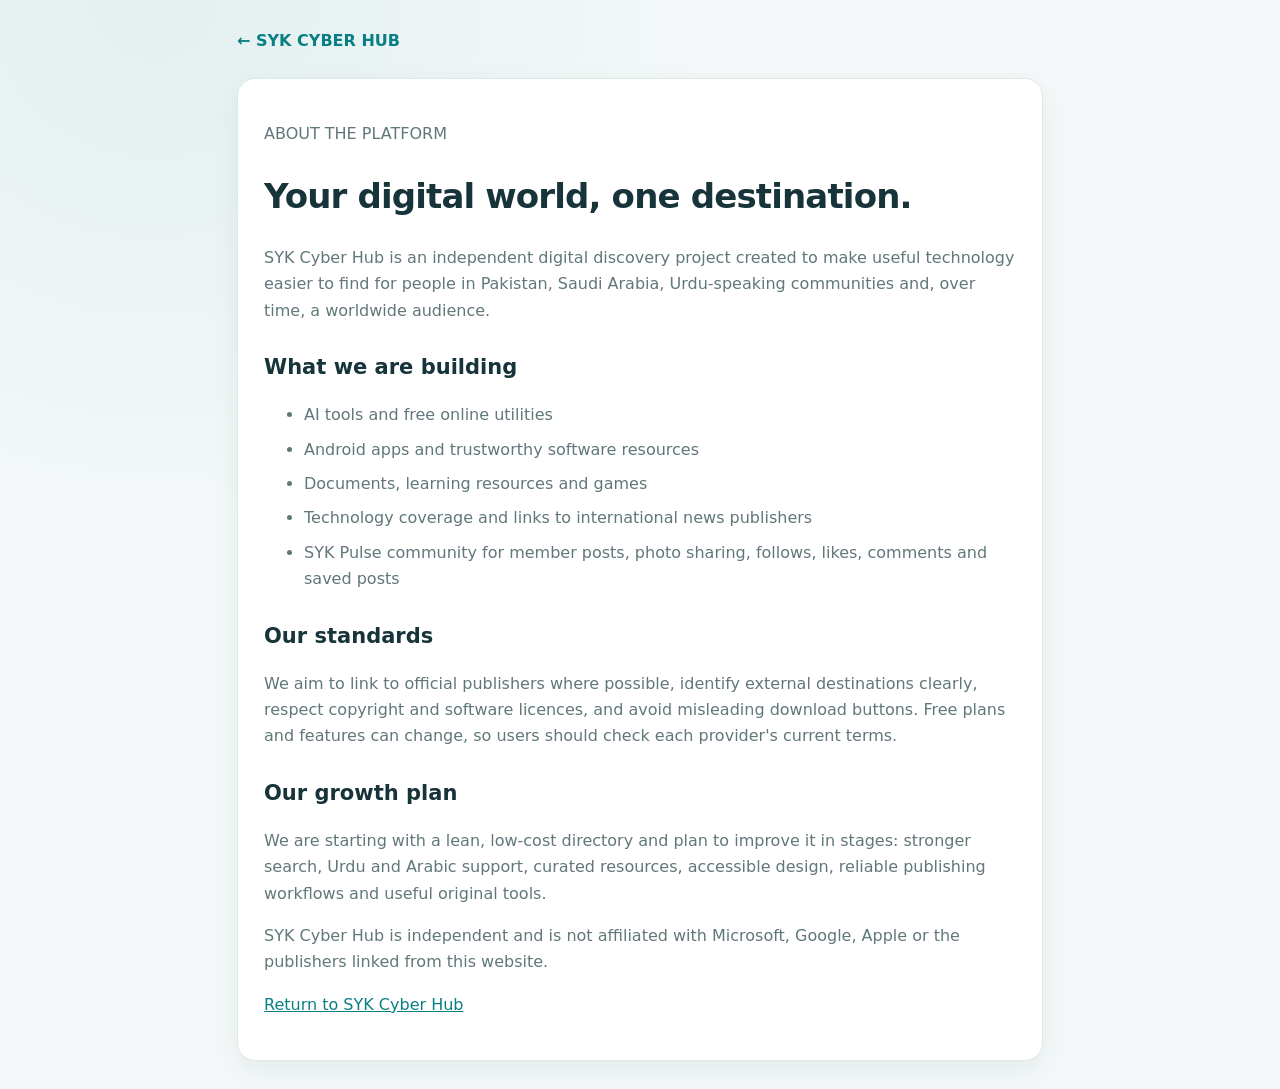
<file: about.html>
<!doctype html>
<html lang="en"><head><meta charset="utf-8"><meta name="viewport" content="width=device-width,initial-scale=1"><meta name="theme-color" content="#070d17"><meta name="description" content="Learn about SYK Cyber Hub, a growing digital discovery platform for useful apps, AI tools, online resources and world news."><meta name="robots" content="index,follow"><link rel="canonical" href="https://habibullah-hub.github.io/SAAD-YOUSUF-KAKAR-Ultimate-/about.html"><meta property="og:type" content="website"><meta property="og:site_name" content="SYK Cyber Hub"><meta property="og:title" content="About SYK Cyber Hub"><meta property="og:description" content="Learn about SYK Cyber Hub, a growing digital discovery platform for useful apps, AI tools, online resources and world news."><meta property="og:url" content="https://habibullah-hub.github.io/SAAD-YOUSUF-KAKAR-Ultimate-/about.html"><title>About SYK Cyber Hub</title><style>*{box-sizing:border-box}body{margin:0;background:#f7f7f7;color:#242424;font:16px/1.7 "Segoe UI",Arial,sans-serif}.wrap{max-width:850px;margin:0 auto;padding:28px 22px}a{color:#0067b8}.brand{font-weight:800;text-decoration:none}.panel{margin-top:24px;padding:26px;background:#fff;border:1px solid #e1e1e1;border-radius:8px}h1{font-size:34px;line-height:1.2}h2{font-size:21px;margin-top:26px}.muted{color:#616161}li{margin:8px 0}</style><link rel="stylesheet" href="./assets/syk-subpage-design-v1.css?v=20261119-2">
</head><body class="syk-subpage"><main class="wrap"><a class="brand" href="index.html">← SYK CYBER HUB</a><article class="panel"><p class="muted">ABOUT THE PLATFORM</p><h1>Your digital world, one destination.</h1><p>SYK Cyber Hub is an independent digital discovery project created to make useful technology easier to find for people in Pakistan, Saudi Arabia, Urdu-speaking communities and, over time, a worldwide audience.</p><h2>What we are building</h2><ul><li>AI tools and free online utilities</li><li>Android apps and trustworthy software resources</li><li>Documents, learning resources and games</li><li>Technology coverage and links to international news publishers</li><li>SYK Pulse community for member posts, photo sharing, follows, likes, comments and saved posts</li></ul><h2>Our standards</h2><p>We aim to link to official publishers where possible, identify external destinations clearly, respect copyright and software licences, and avoid misleading download buttons. Free plans and features can change, so users should check each provider's current terms.</p><h2>Our growth plan</h2><p>We are starting with a lean, low-cost directory and plan to improve it in stages: stronger search, Urdu and Arabic support, curated resources, accessible design, reliable publishing workflows and useful original tools.</p><p class="muted">SYK Cyber Hub is independent and is not affiliated with Microsoft, Google, Apple or the publishers linked from this website.</p><p><a href="index.html">Return to SYK Cyber Hub</a></p></article></main></body></html>
</file>
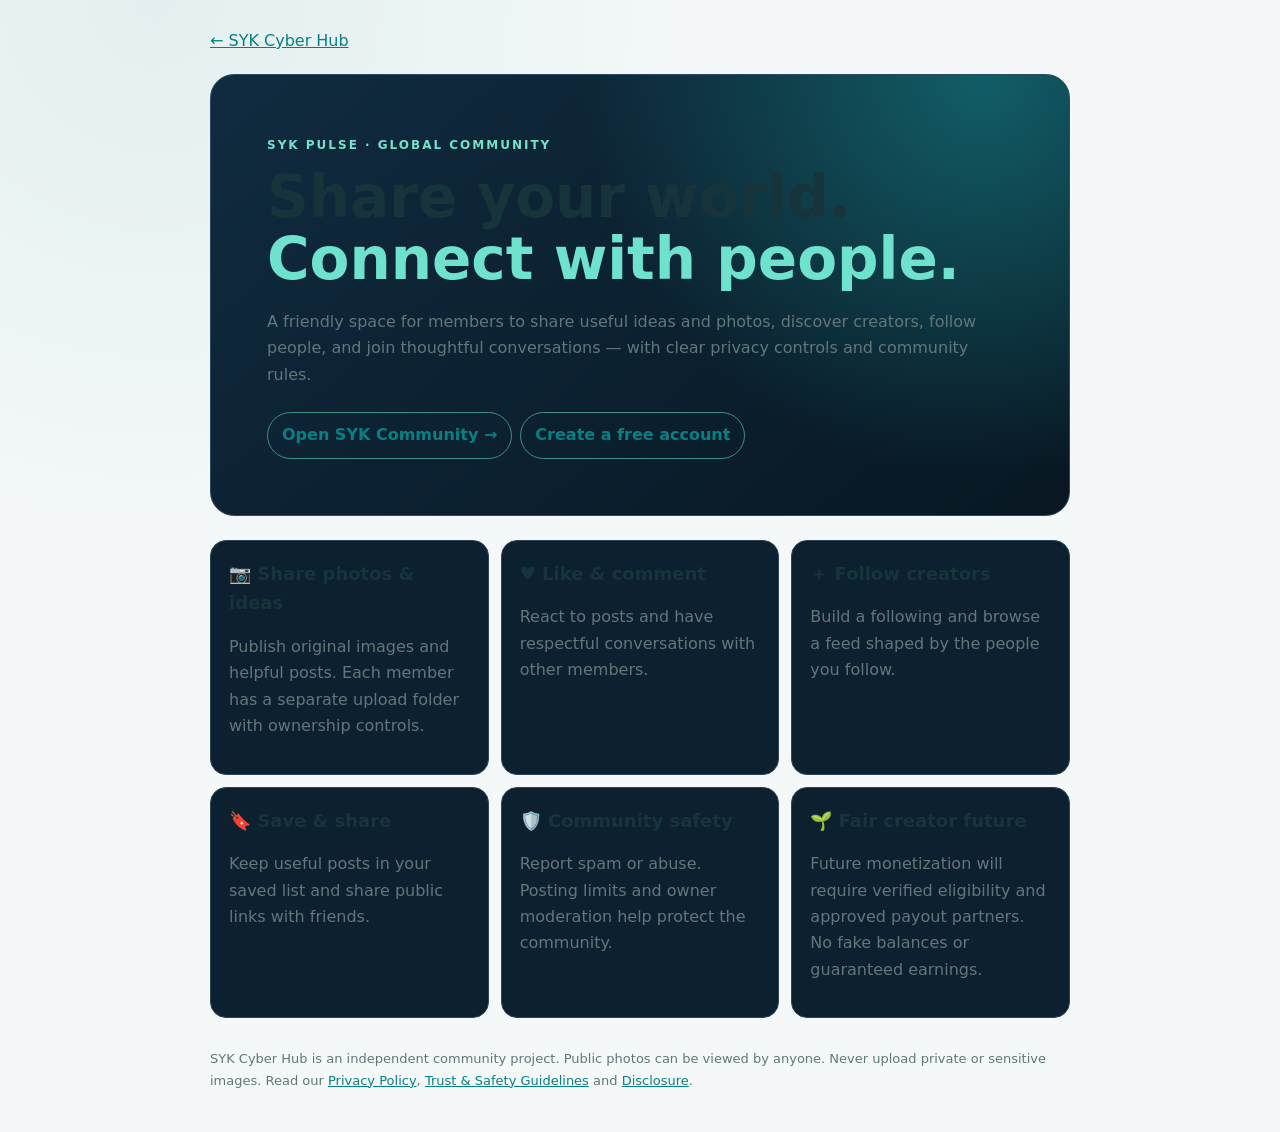
<file: community.html>
<!doctype html>
<html lang="en"><head><meta charset="utf-8"><meta name="viewport" content="width=device-width,initial-scale=1"><meta name="robots" content="index,follow"><meta name="description" content="Join SYK Cyber Hub Community to share photos, ideas and creator tips, follow members, like and comment on posts in a friendly global community."><link rel="canonical" href="https://habibullah-hub.github.io/SAAD-YOUSUF-KAKAR-Ultimate-/community.html"><meta property="og:type" content="website"><meta property="og:site_name" content="SYK Cyber Hub"><meta property="og:title" content="SYK Community | Share, Connect & Create"><meta property="og:description" content="A friendly global community for sharing useful ideas, photos and creator tips."><meta property="og:url" content="https://habibullah-hub.github.io/SAAD-YOUSUF-KAKAR-Ultimate-/community.html"><meta name="twitter:card" content="summary"><meta name="twitter:title" content="SYK Community | Share, Connect & Create"><meta name="twitter:description" content="A friendly global community for sharing useful ideas, photos and creator tips."><script type="application/ld+json">{"@context":"https://schema.org","@graph":[{"@type":"Organization","@id":"https://habibullah-hub.github.io/SAAD-YOUSUF-KAKAR-Ultimate-/#organization","name":"SYK Cyber Hub","url":"https://habibullah-hub.github.io/SAAD-YOUSUF-KAKAR-Ultimate-/"},{"@type":"WebPage","@id":"https://habibullah-hub.github.io/SAAD-YOUSUF-KAKAR-Ultimate-/community.html#webpage","url":"https://habibullah-hub.github.io/SAAD-YOUSUF-KAKAR-Ultimate-/community.html","name":"SYK Community | Share, Connect & Create","description":"A friendly global community for sharing useful ideas, photos and creator tips.","isPartOf":{"@id":"https://habibullah-hub.github.io/SAAD-YOUSUF-KAKAR-Ultimate-/#website"},"about":{"@id":"https://habibullah-hub.github.io/SAAD-YOUSUF-KAKAR-Ultimate-/#organization"}},{"@type":"BreadcrumbList","itemListElement":[{"@type":"ListItem","position":1,"name":"SYK Cyber Hub","item":"https://habibullah-hub.github.io/SAAD-YOUSUF-KAKAR-Ultimate-/"},{"@type":"ListItem","position":2,"name":"Community","item":"https://habibullah-hub.github.io/SAAD-YOUSUF-KAKAR-Ultimate-/community.html"}]}]}</script><title>SYK Community | Share, Connect & Create</title><style>*{box-sizing:border-box}body{margin:0;background:#08121c;color:#eaf4fb;font:16px/1.7 system-ui,Arial,sans-serif}.wrap{max-width:900px;margin:auto;padding:28px 20px}a{color:#6fe2ce}.hero{margin-top:20px;padding:clamp(24px,6vw,56px);border:1px solid #284c63;border-radius:24px;background:radial-gradient(circle at 90% 0,#125e66 0,transparent 45%),linear-gradient(140deg,#102b40,#081722)}h1{font-size:clamp(32px,7vw,58px);line-height:1.08;margin:8px 0 18px}.eyebrow{font-size:12px;letter-spacing:2px;color:#72e2ca;font-weight:800}.muted{color:#afc3d1}.pill{display:inline-block;padding:9px 14px;border:1px solid #3e8f84;border-radius:999px;text-decoration:none;margin:8px 8px 0 0;font-weight:800}.features{display:grid;grid-template-columns:repeat(auto-fit,minmax(210px,1fr));gap:12px;margin:24px 0}.features article{padding:18px;border:1px solid #29475c;border-radius:16px;background:#0d2030}.features h2{font-size:18px;margin:0 0 7px}.foot{color:#8fa8b9;font-size:13px;margin-top:30px}</style><link rel="stylesheet" href="./assets/syk-subpage-design-v1.css?v=20261119-2">
</head><body class="syk-subpage"><main class="wrap"><a href="./">← SYK Cyber Hub</a><section class="hero"><span class="eyebrow">SYK PULSE · GLOBAL COMMUNITY</span><h1>Share your world.<br><span style="color:#6fe2ce">Connect with people.</span></h1><p class="muted">A friendly space for members to share useful ideas and photos, discover creators, follow people, and join thoughtful conversations — with clear privacy controls and community rules.</p><a class="pill" href="./#community">Open SYK Community →</a><a class="pill" href="./#community">Create a free account</a></section><section class="features"><article><h2>📷 Share photos & ideas</h2><p class="muted">Publish original images and helpful posts. Each member has a separate upload folder with ownership controls.</p></article><article><h2>♥ Like & comment</h2><p class="muted">React to posts and have respectful conversations with other members.</p></article><article><h2>＋ Follow creators</h2><p class="muted">Build a following and browse a feed shaped by the people you follow.</p></article><article><h2>🔖 Save & share</h2><p class="muted">Keep useful posts in your saved list and share public links with friends.</p></article><article><h2>🛡️ Community safety</h2><p class="muted">Report spam or abuse. Posting limits and owner moderation help protect the community.</p></article><article><h2>🌱 Fair creator future</h2><p class="muted">Future monetization will require verified eligibility and approved payout partners. No fake balances or guaranteed earnings.</p></article></section><p class="foot">SYK Cyber Hub is an independent community project. Public photos can be viewed by anyone. Never upload private or sensitive images. Read our <a href="./privacy.html">Privacy Policy</a>, <a href="./trust-safety.html">Trust & Safety Guidelines</a> and <a href="./disclosure.html">Disclosure</a>.</p></main></body></html>
</file>
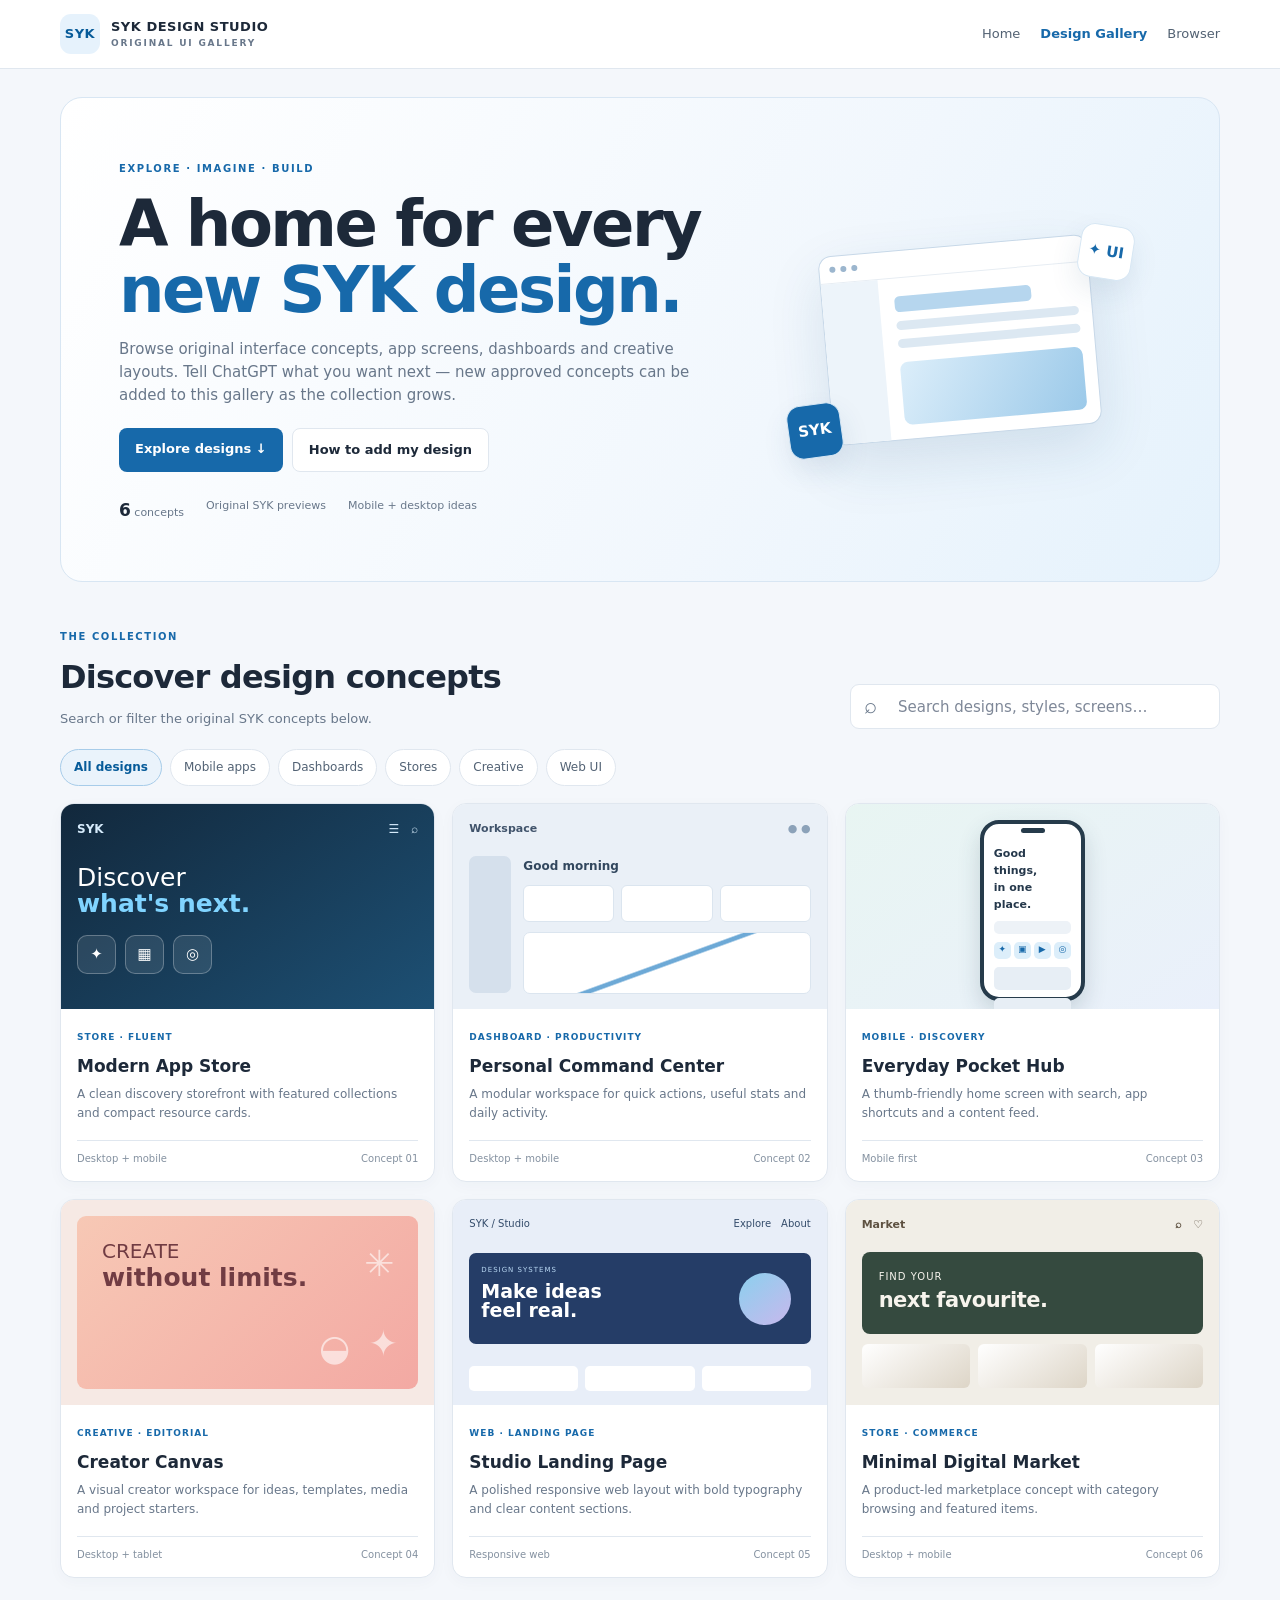
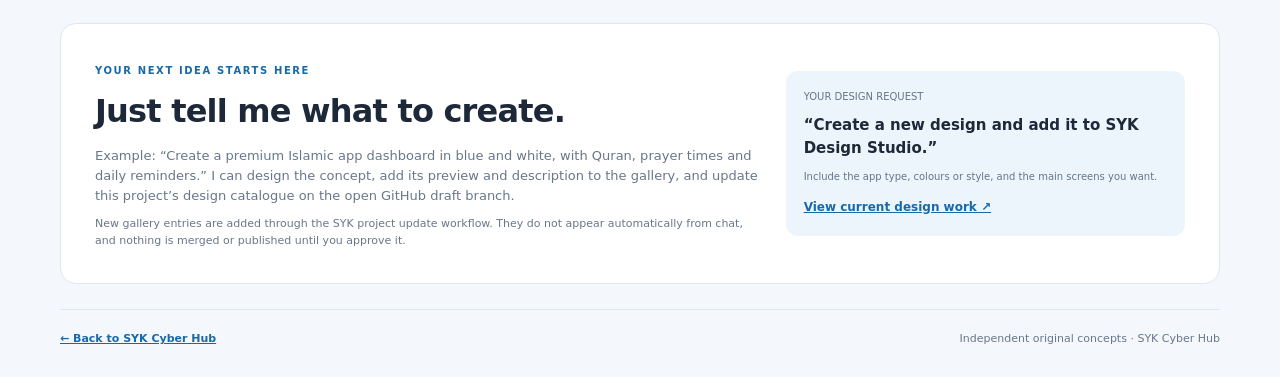
<file: design-studio.html>
<!doctype html>
<html lang="en">
<head>
<meta charset="utf-8"><meta name="viewport" content="width=device-width,initial-scale=1,viewport-fit=cover">
<meta name="theme-color" content="#f5f7fa">
<meta name="description" content="Explore original SYK interface concepts, app screens, dashboards, mobile layouts and creative design systems.">
<link rel="canonical" href="https://habibullah-hub.github.io/SAAD-YOUSUF-KAKAR-Ultimate-/design-studio.html">
<link rel="icon" type="image/svg+xml" href="./assets/syk-cyber-hub-logo.svg">
<link rel="stylesheet" href="./assets/syk-app-ui-system.css?v=20261118-1">
<link rel="stylesheet" href="./assets/syk-design-studio.css?v=20261118-1">
<title>SYK Design Studio — Original UI Gallery</title>
</head>
<body>
<header class="ds-top"><div class="ds-wrap ds-top-inner"><a class="ds-brand" href="./"><span class="ds-logo">SYK</span><span>SYK DESIGN STUDIO<small>ORIGINAL UI GALLERY</small></span></a><nav><a href="./">Home</a><a class="active" href="./design-studio.html">Design Gallery</a><a href="./browser.html">Browser</a></nav></div></header>
<main class="ds-wrap">
<section class="ds-hero"><div><span class="ds-kicker">EXPLORE · IMAGINE · BUILD</span><h1>A home for every<br><em>new SYK design.</em></h1><p>Browse original interface concepts, app screens, dashboards and creative layouts. Tell ChatGPT what you want next — new approved concepts can be added to this gallery as the collection grows.</p><div class="ds-actions"><a class="ds-primary" href="#gallery">Explore designs ↓</a><a class="ds-secondary" href="#how-to-add">How to add my design</a></div><div class="ds-stats"><span><b id="designCount">6</b> concepts</span><span>Original SYK previews</span><span>Mobile + desktop ideas</span></div></div><div class="ds-hero-art" aria-hidden="true"><div class="ds-art-window"><div class="ds-art-bar"><i></i><i></i><i></i></div><div class="ds-art-side"></div><div class="ds-art-main"><b></b><b></b><b></b><div></div></div></div><span class="ds-float ds-float-a">✦ UI</span><span class="ds-float ds-float-b">SYK</span></div></section>
<section class="ds-toolbar" id="gallery"><div><span class="ds-kicker">THE COLLECTION</span><h2>Discover design concepts</h2><p>Search or filter the original SYK concepts below.</p></div><label class="ds-search"><span>⌕</span><input id="designSearch" type="search" placeholder="Search designs, styles, screens…" aria-label="Search design gallery"></label></section>
<div class="ds-filters" id="designFilters" aria-label="Filter designs"><button class="selected" data-filter="All" type="button">All designs</button><button data-filter="Mobile" type="button">Mobile apps</button><button data-filter="Dashboard" type="button">Dashboards</button><button data-filter="Store" type="button">Stores</button><button data-filter="Creative" type="button">Creative</button><button data-filter="Web" type="button">Web UI</button></div>
<section class="ds-grid" id="designGrid" aria-live="polite">
<article class="ds-card"><div class="ds-preview preview-store"><div class="pv-top"><b>SYK</b><span>☰　⌕</span></div><div class="pv-title">Discover<br><strong>what's next.</strong></div><div class="pv-tiles"><i>✦</i><i>▦</i><i>◎</i></div></div><div class="ds-card-body"><span class="ds-tag">STORE · FLUENT</span><h3>Modern App Store</h3><p>A clean discovery storefront with featured collections and compact resource cards.</p><div class="ds-card-foot"><span>Desktop + mobile</span><span>Concept 01</span></div></div></article>
<article class="ds-card"><div class="ds-preview preview-dashboard"><div class="pv-dash-head">Workspace <span>● ●</span></div><div class="pv-dash-side"></div><div class="pv-dash-content"><b>Good morning</b><div class="pv-metrics"><i></i><i></i><i></i></div><div class="pv-chart"></div></div></div><div class="ds-card-body"><span class="ds-tag">DASHBOARD · PRODUCTIVITY</span><h3>Personal Command Center</h3><p>A modular workspace for quick actions, useful stats and daily activity.</p><div class="ds-card-foot"><span>Desktop + mobile</span><span>Concept 02</span></div></div></article>
<article class="ds-card"><div class="ds-preview preview-mobile"><div class="pv-phone"><div class="pv-notch"></div><b>Good things,<br>in one place.</b><div class="pv-search"></div><div class="pv-apps"><i>✦</i><i>▣</i><i>▶</i><i>◎</i></div><div class="pv-feed"></div><div class="pv-feed short"></div></div></div><div class="ds-card-body"><span class="ds-tag">MOBILE · DISCOVERY</span><h3>Everyday Pocket Hub</h3><p>A thumb-friendly home screen with search, app shortcuts and a content feed.</p><div class="ds-card-foot"><span>Mobile first</span><span>Concept 03</span></div></div></article>
<article class="ds-card"><div class="ds-preview preview-creative"><div class="pv-canvas"><span>CREATE<br><b>without limits.</b></span><i>✳</i><i>◒</i><i>✦</i></div></div><div class="ds-card-body"><span class="ds-tag">CREATIVE · EDITORIAL</span><h3>Creator Canvas</h3><p>A visual creator workspace for ideas, templates, media and project starters.</p><div class="ds-card-foot"><span>Desktop + tablet</span><span>Concept 04</span></div></div></article>
<article class="ds-card"><div class="ds-preview preview-web"><div class="pv-web-top">SYK / Studio <span>Explore　About</span></div><div class="pv-web-hero"><small>DESIGN SYSTEMS</small><b>Make ideas<br>feel real.</b><i></i></div><div class="pv-web-cards"><i></i><i></i><i></i></div></div><div class="ds-card-body"><span class="ds-tag">WEB · LANDING PAGE</span><h3>Studio Landing Page</h3><p>A polished responsive web layout with bold typography and clear content sections.</p><div class="ds-card-foot"><span>Responsive web</span><span>Concept 05</span></div></div></article>
<article class="ds-card"><div class="ds-preview preview-commerce"><div class="pv-shop-head">Market <span>⌕　♡</span></div><div class="pv-shop-banner">FIND YOUR<br><b>next favourite.</b></div><div class="pv-products"><i></i><i></i><i></i></div></div><div class="ds-card-body"><span class="ds-tag">STORE · COMMERCE</span><h3>Minimal Digital Market</h3><p>A product-led marketplace concept with category browsing and featured items.</p><div class="ds-card-foot"><span>Desktop + mobile</span><span>Concept 06</span></div></div></article>
</section>
<div class="ds-empty" id="designEmpty" hidden>No matching designs yet. Clear your search or choose another category.</div>
<section class="ds-how" id="how-to-add"><div><span class="ds-kicker">YOUR NEXT IDEA STARTS HERE</span><h2>Just tell me what to create.</h2><p>Example: “Create a premium Islamic app dashboard in blue and white, with Quran, prayer times and daily reminders.” I can design the concept, add its preview and description to the gallery, and update this project’s design catalogue on the open GitHub draft branch.</p><p class="ds-note">New gallery entries are added through the SYK project update workflow. They do not appear automatically from chat, and nothing is merged or published until you approve it.</p></div><div class="ds-prompt"><span>YOUR DESIGN REQUEST</span><b>“Create a new design and add it to SYK Design Studio.”</b><small>Include the app type, colours or style, and the main screens you want.</small><a href="https://github.com/Habibullah-hub/SAAD-YOUSUF-KAKAR-Ultimate-/pull/61" target="_blank" rel="noopener noreferrer">View current design work ↗</a></div></section>
<footer class="ds-footer"><a href="./">← Back to SYK Cyber Hub</a><span>Independent original concepts · SYK Cyber Hub</span></footer>
</main>
<script src="./assets/syk-design-studio.js?v=20261118-1" defer></script>
</body></html>
</file>
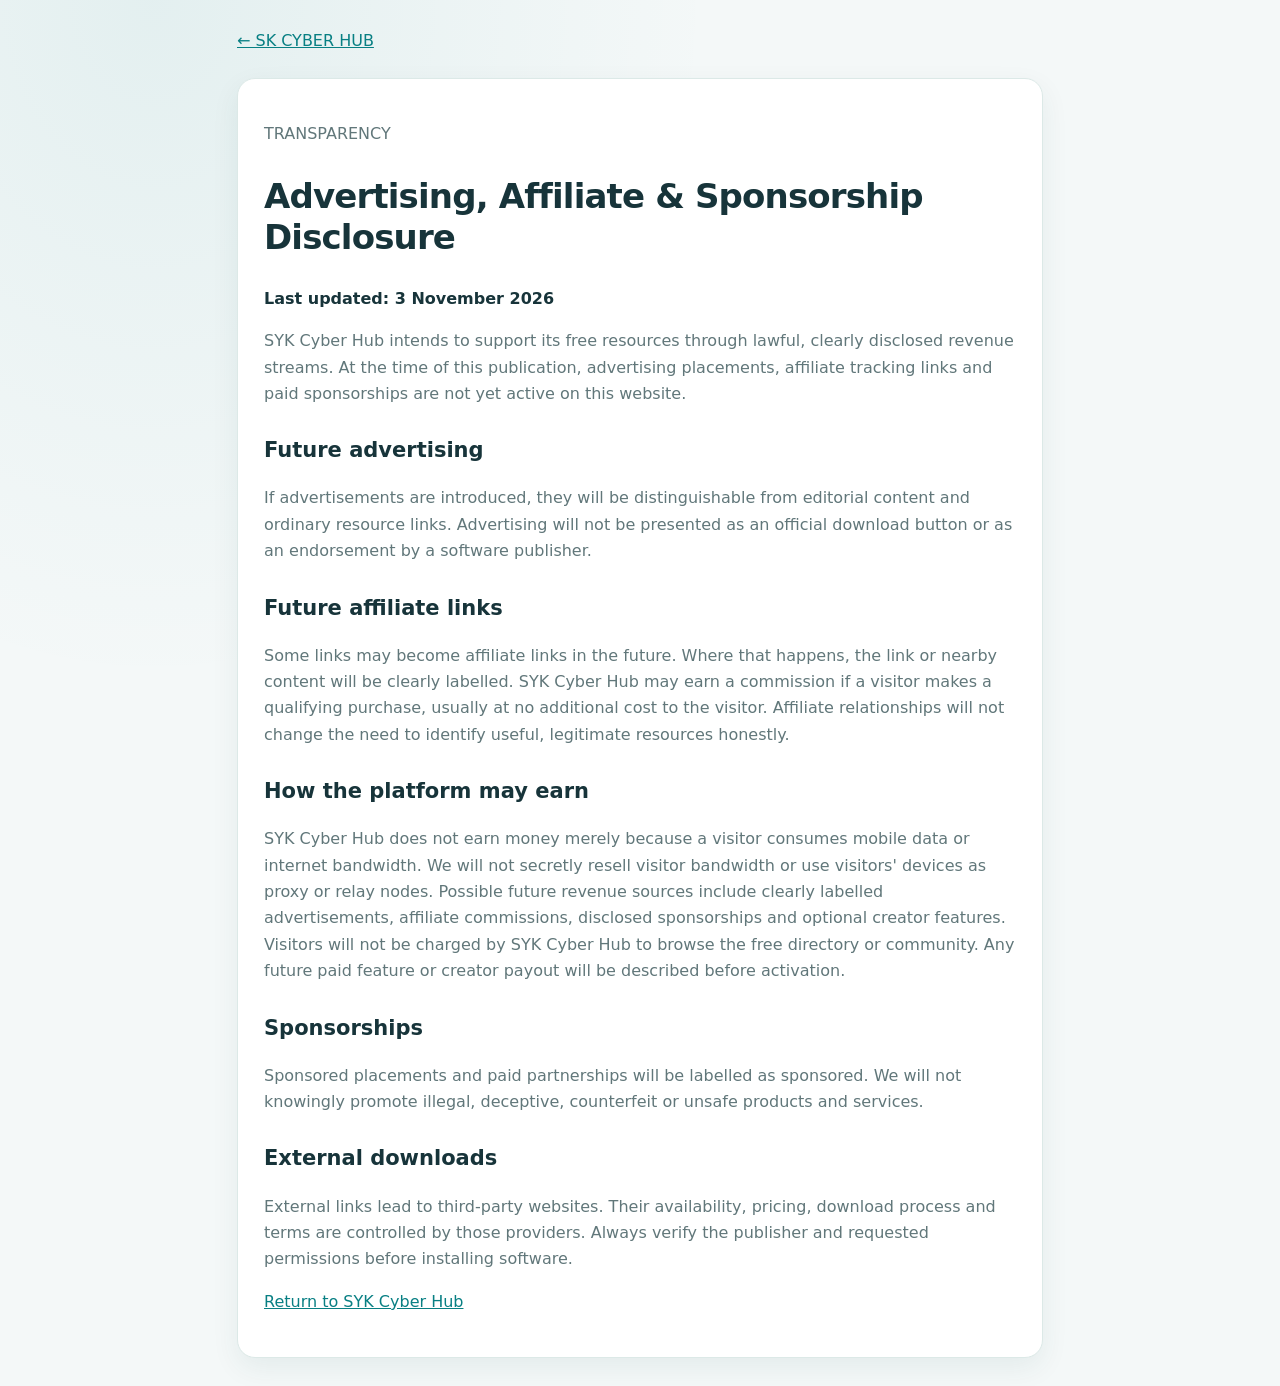
<file: disclosure.html>
<!doctype html>
<html lang="en"><head><meta charset="utf-8"><meta name="viewport" content="width=device-width,initial-scale=1"><meta name="theme-color" content="#070d17"><meta name="description" content="Learn how SYK Cyber Hub identifies advertising, affiliate links and sponsored content."><meta name="robots" content="index,follow"><link rel="canonical" href="https://habibullah-hub.github.io/SAAD-YOUSUF-KAKAR-Ultimate-/disclosure.html"><meta property="og:type" content="website"><meta property="og:site_name" content="SYK Cyber Hub"><meta property="og:title" content="Advertising & Affiliate Disclosure | SYK Cyber Hub"><meta property="og:description" content="Learn how SYK Cyber Hub identifies advertising, affiliate links and sponsored content."><meta property="og:url" content="https://habibullah-hub.github.io/SAAD-YOUSUF-KAKAR-Ultimate-/disclosure.html"><title>Advertising & Affiliate Disclosure | SYK Cyber Hub</title><style>*{box-sizing:border-box}body{margin:0;background:#f7f7f7;color:#242424;font:16px/1.7 "Segoe UI",Arial,sans-serif}.wrap{max-width:850px;margin:0 auto;padding:28px 22px}a{color:#0067b8}.panel{margin-top:24px;padding:26px;background:#fff;border:1px solid #e1e1e1;border-radius:8px}h1{font-size:34px;line-height:1.2}h2{font-size:21px;margin-top:26px}.muted{color:#616161}</style><link rel="stylesheet" href="./assets/syk-subpage-design-v1.css?v=20261119-2">
</head><body class="syk-subpage"><main class="wrap"><a href="index.html">← SK CYBER HUB</a><article class="panel"><p class="muted">TRANSPARENCY</p><h1>Advertising, Affiliate & Sponsorship Disclosure</h1><p><strong>Last updated: 3 November 2026</strong></p><p>SYK Cyber Hub intends to support its free resources through lawful, clearly disclosed revenue streams. At the time of this publication, advertising placements, affiliate tracking links and paid sponsorships are not yet active on this website.</p><h2>Future advertising</h2><p>If advertisements are introduced, they will be distinguishable from editorial content and ordinary resource links. Advertising will not be presented as an official download button or as an endorsement by a software publisher.</p><h2>Future affiliate links</h2><p>Some links may become affiliate links in the future. Where that happens, the link or nearby content will be clearly labelled. SYK Cyber Hub may earn a commission if a visitor makes a qualifying purchase, usually at no additional cost to the visitor. Affiliate relationships will not change the need to identify useful, legitimate resources honestly.</p><h2>How the platform may earn</h2><p>SYK Cyber Hub does not earn money merely because a visitor consumes mobile data or internet bandwidth. We will not secretly resell visitor bandwidth or use visitors' devices as proxy or relay nodes. Possible future revenue sources include clearly labelled advertisements, affiliate commissions, disclosed sponsorships and optional creator features. Visitors will not be charged by SYK Cyber Hub to browse the free directory or community. Any future paid feature or creator payout will be described before activation.</p>
<h2>Sponsorships</h2><p>Sponsored placements and paid partnerships will be labelled as sponsored. We will not knowingly promote illegal, deceptive, counterfeit or unsafe products and services.</p><h2>External downloads</h2><p>External links lead to third-party websites. Their availability, pricing, download process and terms are controlled by those providers. Always verify the publisher and requested permissions before installing software.</p><p><a href="index.html">Return to SYK Cyber Hub</a></p></article></main></body></html>
</file>
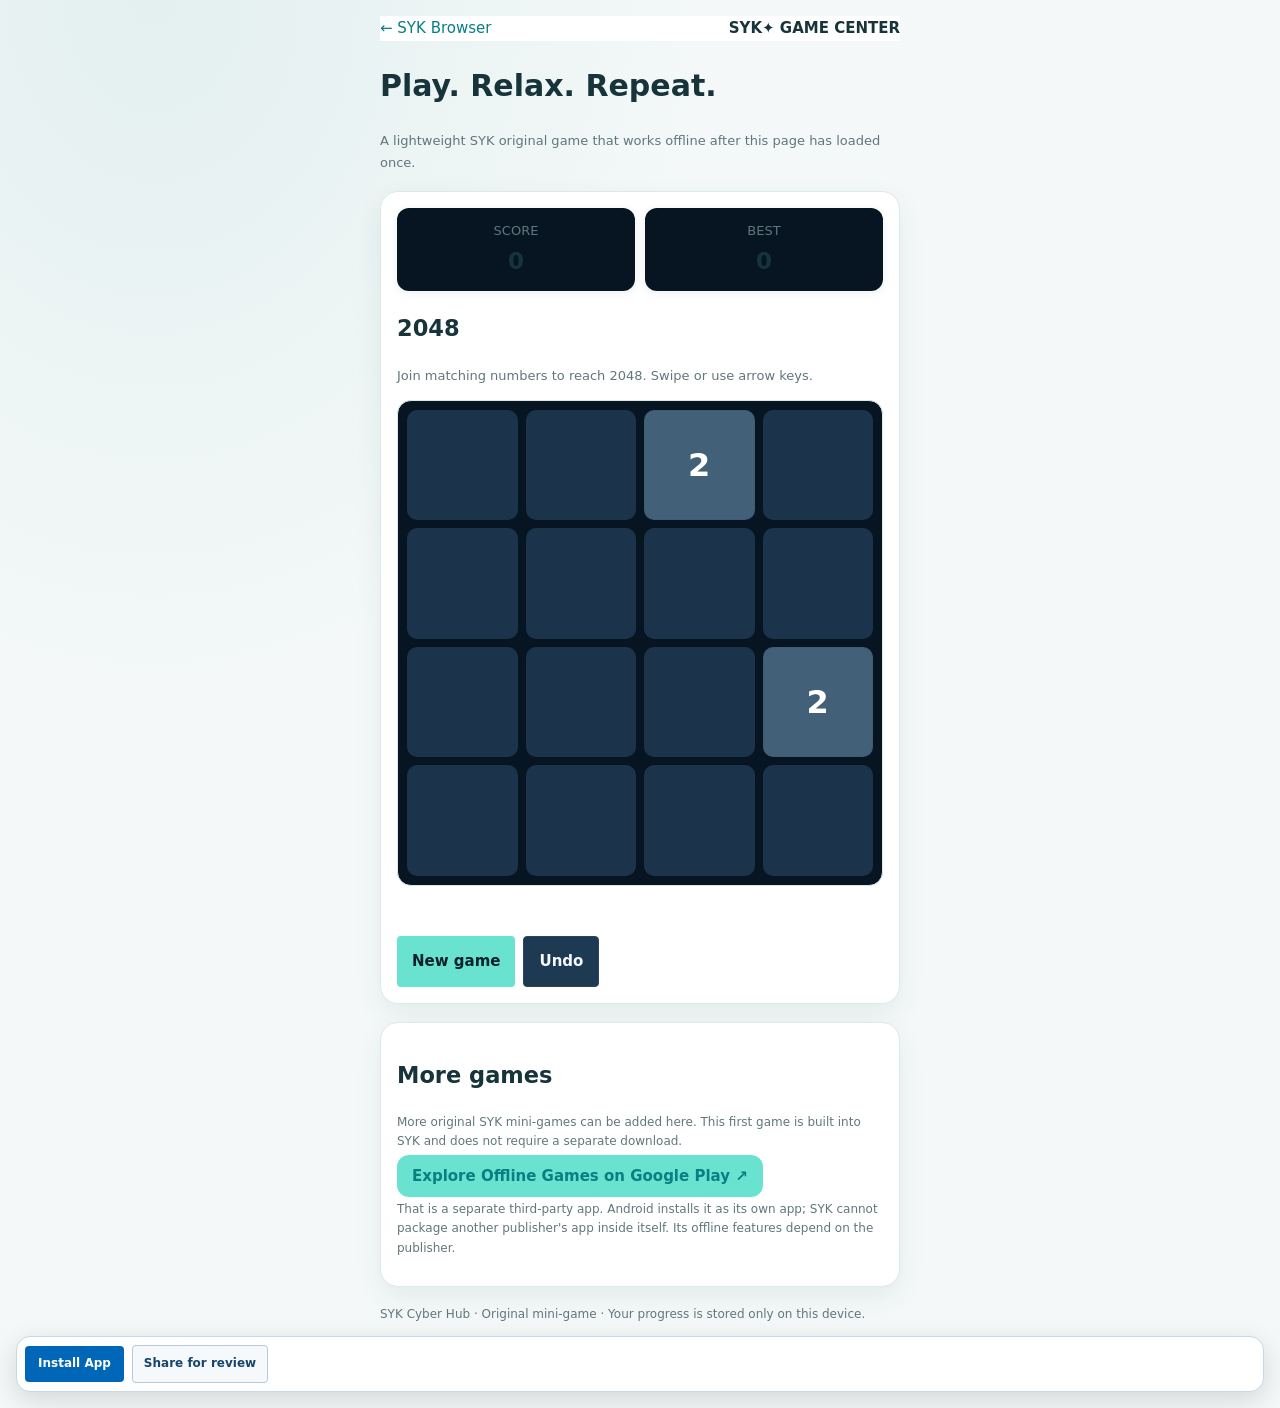
<file: games.html>
<!doctype html>
<html lang="en"><head><meta charset="utf-8"><meta name="viewport" content="width=device-width,initial-scale=1,viewport-fit=cover"><meta name="theme-color" content="#070d17"><link rel="manifest" href="./manifest.webmanifest"><title>SYK Game Center — Play Offline</title>
<style>
:root{color-scheme:dark;--bg:#071421;--panel:#10243a;--line:#29465f;--text:#f4f8ff;--muted:#a4b7cb;--a:#69e3cf}*{box-sizing:border-box}body{margin:0;background:radial-gradient(ellipse at top,#19475b,var(--bg) 55%);color:var(--text);font:15px system-ui;padding:16px;min-height:100vh}.wrap{max-width:520px;margin:auto}.top{display:flex;align-items:center;justify-content:space-between}.top a{color:var(--a);text-decoration:none}.sub{color:var(--muted);font-size:13px}.panel{background:var(--panel);border:1px solid var(--line);border-radius:20px;padding:16px;margin:18px 0}.scores{display:flex;gap:10px}.score{flex:1;background:#071421;border-radius:12px;padding:10px;text-align:center}.score b{display:block;font-size:23px}.board{display:grid;grid-template-columns:repeat(4,1fr);gap:8px;touch-action:none;background:#071421;padding:9px;border-radius:14px}.cell{aspect-ratio:1;border-radius:10px;background:#1b344b;display:grid;place-items:center;font-size:clamp(20px,7vw,32px);font-weight:900;color:#fff}.cell[data-v="2"]{background:#426078}.cell[data-v="4"]{background:#477b86}.cell[data-v="8"]{background:#188f86}.cell[data-v="16"]{background:#1476a2}.cell[data-v="32"]{background:#5c65b8}.cell[data-v="64"]{background:#9657a8}.cell[data-v="128"],.cell[data-v="256"],.cell[data-v="512"]{background:#c17b36}.cell[data-v="1024"],.cell[data-v="2048"]{background:#d2a82c;color:#102033}.actions{display:flex;gap:8px;flex-wrap:wrap}button,.store{border:0;border-radius:12px;padding:12px 15px;background:var(--a);color:#06212a;font-weight:850;text-decoration:none;cursor:pointer}.secondary{background:#1d3a52;color:var(--text);border:1px solid var(--line)}.note{font-size:12px;color:var(--muted);line-height:1.6}.toast{min-height:24px;color:var(--a);font-size:13px}
</style><link rel="stylesheet" href="./assets/syk-subpage-design-v1.css?v=20261111-1">
<link rel="stylesheet" href="./assets/syk-unified-pastel-design.css?v=20261118-1">
  <link rel="stylesheet" href="./assets/syk-app-ui-system.css?v=20261118-1">
</head><body class="syk-subpage"><main class="wrap"><header class="top"><a href="./browser.html">← SYK Browser</a><b>SYK✦ GAME CENTER</b></header><h1>Play. Relax. Repeat.</h1><p class="sub">A lightweight SYK original game that works offline after this page has loaded once.</p>
<section class="panel"><div class="scores"><div class="score"><span class="sub">SCORE</span><b id="score">0</b></div><div class="score"><span class="sub">BEST</span><b id="best">0</b></div></div><h2>2048</h2><p class="sub">Join matching numbers to reach 2048. Swipe or use arrow keys.</p><div id="board" class="board" role="application" aria-label="2048 game board"></div><p class="toast" id="status" aria-live="polite"></p><div class="actions"><button id="new">New game</button><button id="undo" class="secondary">Undo</button></div></section>
<section class="panel"><h2>More games</h2><p class="note">More original SYK mini-games can be added here. This first game is built into SYK and does not require a separate download.</p><a class="store" href="https://play.google.com/store/apps/details?id=com.JindoBlu.OfflineGames" target="_blank" rel="noopener noreferrer">Explore Offline Games on Google Play ↗</a><p class="note">That is a separate third-party app. Android installs it as its own app; SYK cannot package another publisher's app inside itself. Its offline features depend on the publisher.</p></section><p class="note">SYK Cyber Hub · Original mini-game · Your progress is stored only on this device.</p></main>
<script>
(()=>{'use strict';const el=id=>document.getElementById(id);let grid,score=0,best=Number(localStorage.getItem('sk2048-best')||0),previous=null,over=false;const clone=x=>x.map(r=>r.slice());function empty(){const a=[];for(let r=0;r<4;r++)a.push([0,0,0,0]);return a}function spawn(){const cells=[];grid.forEach((r,y)=>r.forEach((v,x)=>{if(!v)cells.push([y,x])}));if(cells.length){const [y,x]=cells[Math.floor(Math.random()*cells.length)];grid[y][x]=Math.random()<.9?2:4}}function draw(){el('board').replaceChildren();grid.flat().forEach(v=>{const d=document.createElement('div');d.className='cell';d.dataset.v=String(v);d.textContent=v||'';el('board').append(d)});el('score').textContent=score;el('best').textContent=best}function start(){grid=empty();score=0;over=false;previous=null;spawn();spawn();el('status').textContent='';draw()}function move(dir){if(over)return;const before=clone(grid),old=score;let changed=false;for(let i=0;i<4;i++){let line=dir==='left'||dir==='right'?grid[i].slice():grid.map(r=>r[i]);if(dir==='right'||dir==='down')line.reverse();let vals=line.filter(Boolean),out=[];for(let j=0;j<vals.length;j++){if(vals[j]===vals[j+1]){out.push(vals[j]*2);score+=vals[j]*2;j++}else out.push(vals[j])}while(out.length<4)out.push(0);if(dir==='right'||dir==='down')out.reverse();if(dir==='left'||dir==='right'){if(out.some((v,j)=>v!==grid[i][j]))changed=true;grid[i]=out}else{for(let y=0;y<4;y++){if(grid[y][i]!==out[y])changed=true;grid[y][i]=out[y]}}}if(!changed){score=old;return}previous={grid:before,score:old};spawn();if(score>best){best=score;localStorage.setItem('sk2048-best',String(best))}draw();if(grid.some(r=>r.includes(2048))){el('status').textContent='Great! You reached 2048. Keep playing or start again.'}else if(!canMove()){over=true;el('status').textContent='No moves left. Start a new game or undo.'}}function canMove(){if(grid.some(r=>r.includes(0)))return true;for(let y=0;y<4;y++)for(let x=0;x<4;x++)if((x<3&&grid[y][x]===grid[y][x+1])||(y<3&&grid[y][x]===grid[y+1][x]))return true;return false}document.addEventListener('keydown',e=>{const m={ArrowLeft:'left',ArrowRight:'right',ArrowUp:'up',ArrowDown:'down'};if(m[e.key]){e.preventDefault();move(m[e.key])}});let startX=0,startY=0;el('board').addEventListener('touchstart',e=>{startX=e.changedTouches[0].clientX;startY=e.changedTouches[0].clientY},{passive:true});el('board').addEventListener('touchend',e=>{const dx=e.changedTouches[0].clientX-startX,dy=e.changedTouches[0].clientY-startY;if(Math.max(Math.abs(dx),Math.abs(dy))<25)return;move(Math.abs(dx)>Math.abs(dy)?(dx>0?'right':'left'):(dy>0?'down':'up'))},{passive:true});el('new').addEventListener('click',start);el('undo').addEventListener('click',()=>{if(previous){grid=clone(previous.grid);score=previous.score;previous=null;over=false;draw();el('status').textContent='Last move undone.'}});start();})();
</script><script src="./pwa-register.js" defer></script></body></html>
</file>
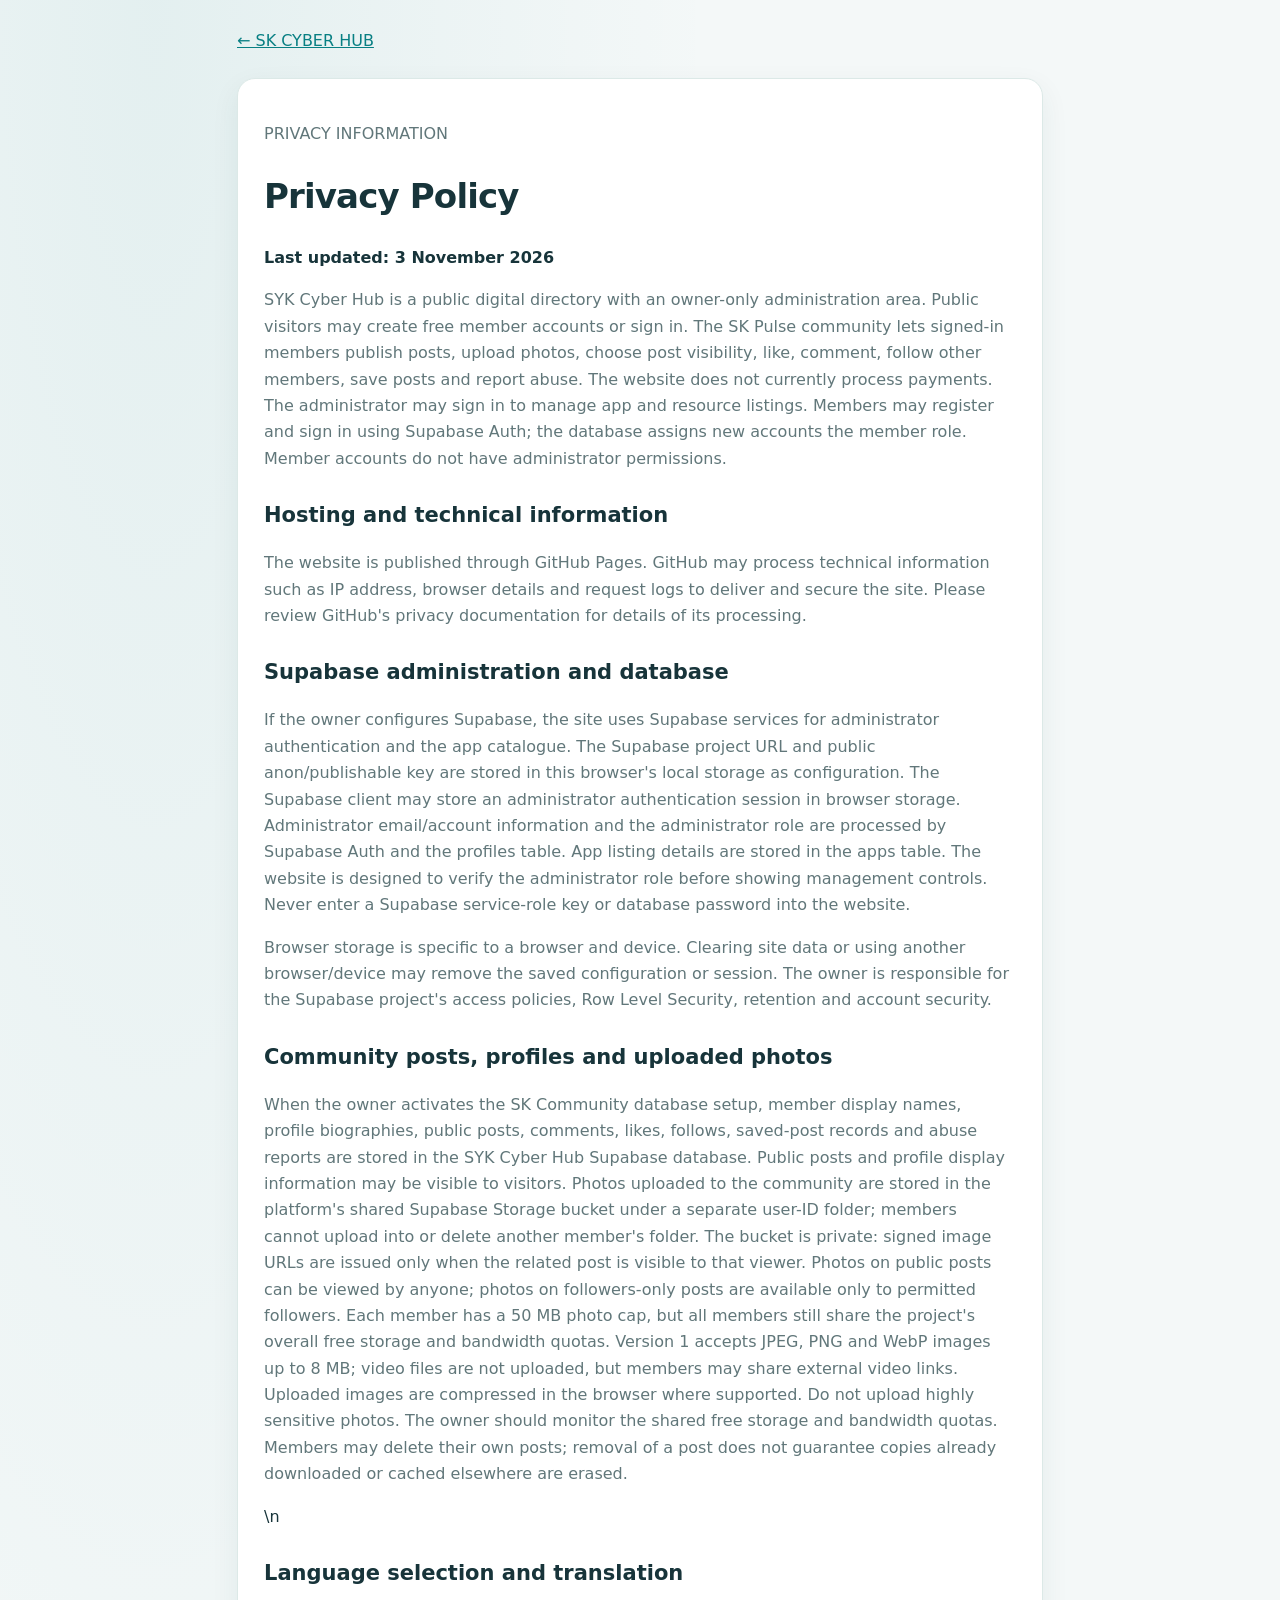
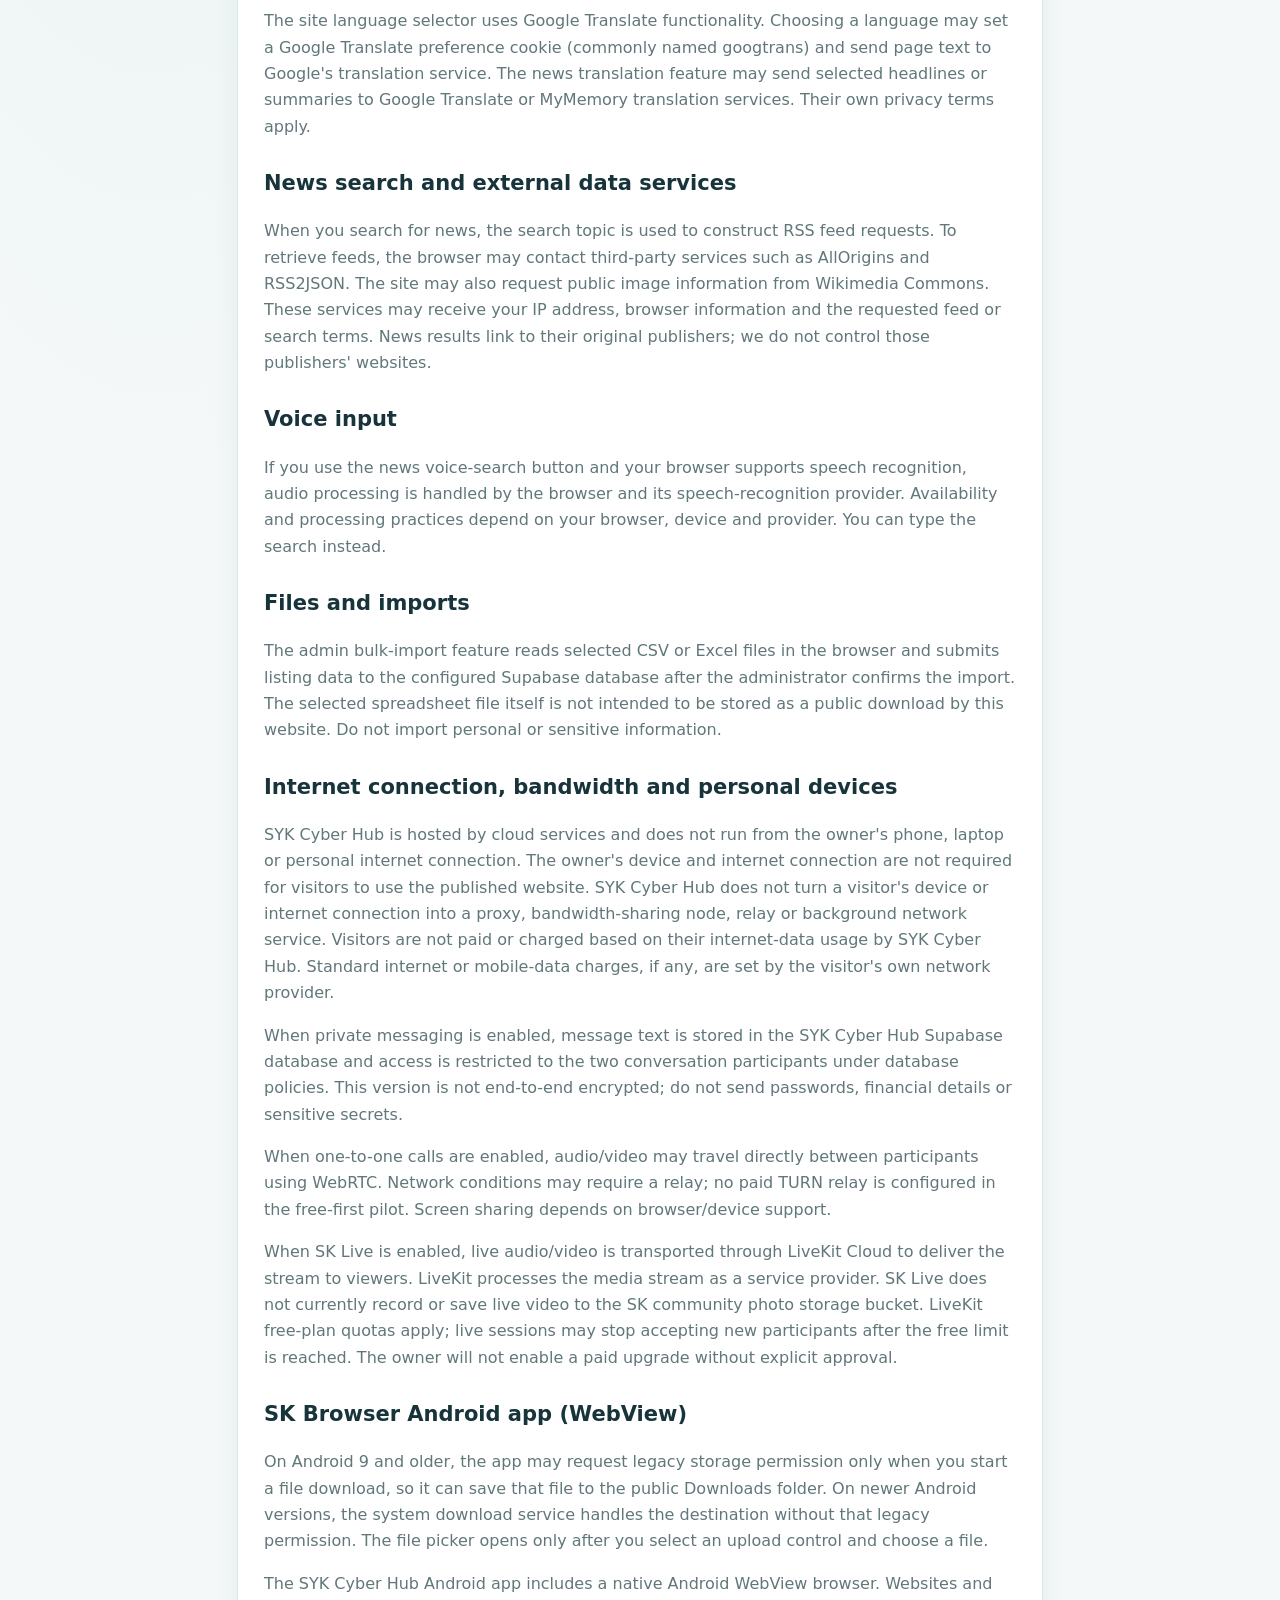
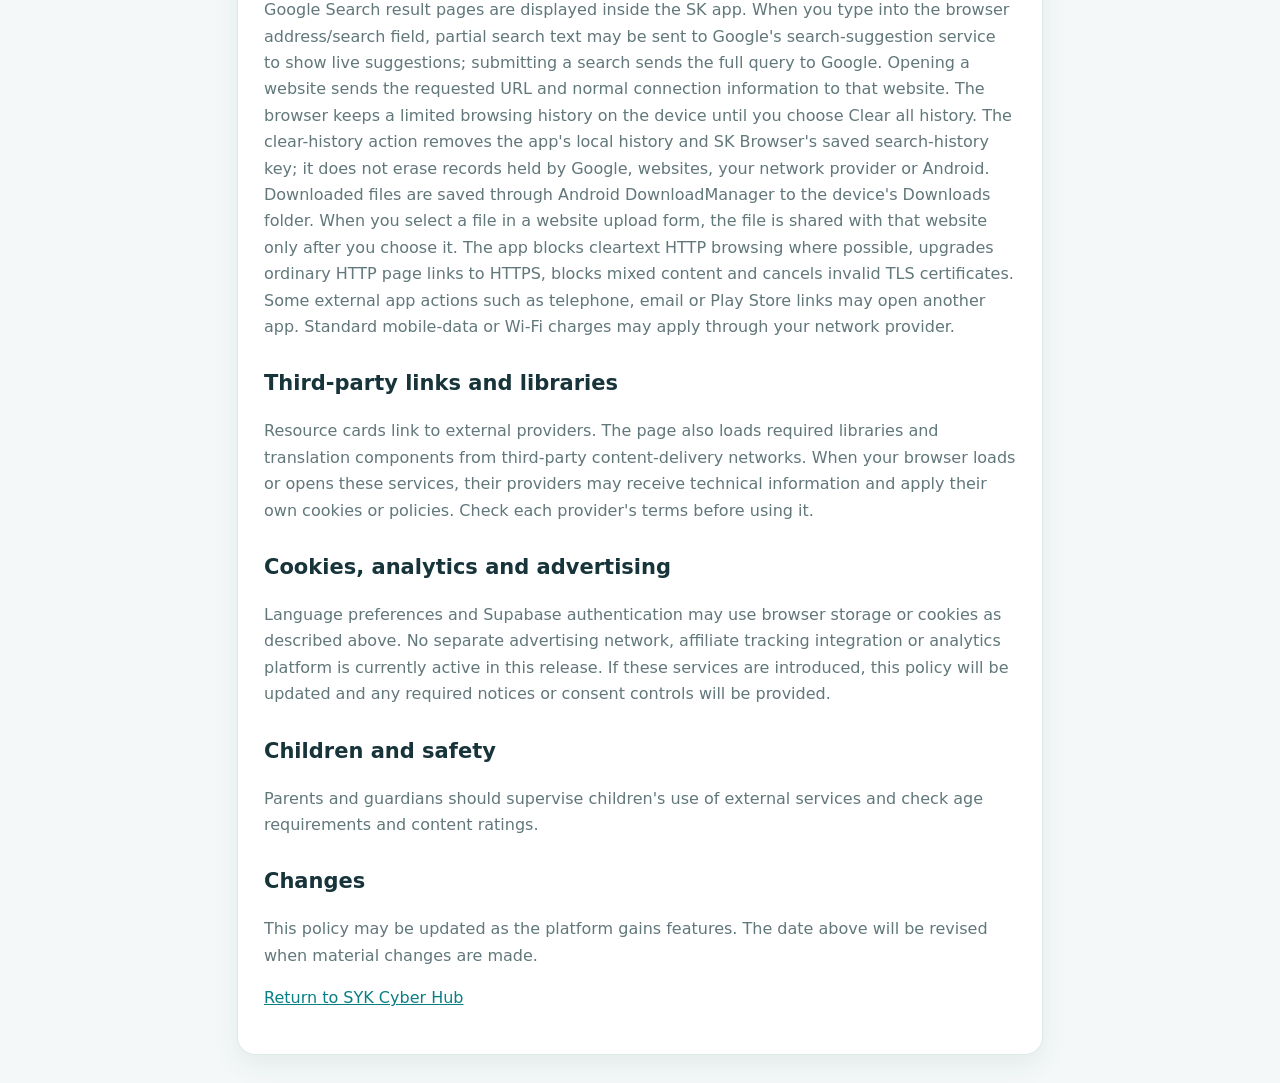
<file: privacy.html>
<!doctype html>
<html lang="en"><head><meta charset="utf-8"><meta name="viewport" content="width=device-width,initial-scale=1"><meta name="theme-color" content="#070d17"><meta name="description" content="Read the SYK Cyber Hub privacy policy, including information about hosting, accounts, data handling and user choices."><meta name="robots" content="index,follow"><link rel="canonical" href="https://habibullah-hub.github.io/SAAD-YOUSUF-KAKAR-Ultimate-/privacy.html"><meta property="og:type" content="website"><meta property="og:site_name" content="SYK Cyber Hub"><meta property="og:title" content="Privacy Policy | SYK Cyber Hub"><meta property="og:description" content="Read the SYK Cyber Hub privacy policy, including information about hosting, accounts, data handling and user choices."><meta property="og:url" content="https://habibullah-hub.github.io/SAAD-YOUSUF-KAKAR-Ultimate-/privacy.html"><title>Privacy Policy | SYK Cyber Hub</title><style>*{box-sizing:border-box}body{margin:0;background:#f7f7f7;color:#242424;font:16px/1.7 "Segoe UI",Arial,sans-serif}.wrap{max-width:850px;margin:0 auto;padding:28px 22px}a{color:#0067b8}.panel{margin-top:24px;padding:26px;background:#fff;border:1px solid #e1e1e1;border-radius:8px}h1{font-size:34px;line-height:1.2}h2{font-size:21px;margin-top:26px}.muted{color:#616161}</style><link rel="stylesheet" href="./assets/syk-subpage-design-v1.css?v=20261119-2">
</head><body class="syk-subpage"><main class="wrap"><a href="index.html">← SK CYBER HUB</a><article class="panel"><p class="muted">PRIVACY INFORMATION</p><h1>Privacy Policy</h1><p><strong>Last updated: 3 November 2026</strong></p><p>SYK Cyber Hub is a public digital directory with an owner-only administration area. Public visitors may create free member accounts or sign in. The SK Pulse community lets signed-in members publish posts, upload photos, choose post visibility, like, comment, follow other members, save posts and report abuse. The website does not currently process payments. The administrator may sign in to manage app and resource listings. Members may register and sign in using Supabase Auth; the database assigns new accounts the member role. Member accounts do not have administrator permissions.</p>
<h2>Hosting and technical information</h2><p>The website is published through GitHub Pages. GitHub may process technical information such as IP address, browser details and request logs to deliver and secure the site. Please review GitHub's privacy documentation for details of its processing.</p>
<h2>Supabase administration and database</h2><p>If the owner configures Supabase, the site uses Supabase services for administrator authentication and the app catalogue. The Supabase project URL and public anon/publishable key are stored in this browser's local storage as configuration. The Supabase client may store an administrator authentication session in browser storage. Administrator email/account information and the administrator role are processed by Supabase Auth and the profiles table. App listing details are stored in the apps table. The website is designed to verify the administrator role before showing management controls. Never enter a Supabase service-role key or database password into the website.</p><p>Browser storage is specific to a browser and device. Clearing site data or using another browser/device may remove the saved configuration or session. The owner is responsible for the Supabase project's access policies, Row Level Security, retention and account security.</p>
<h2>Community posts, profiles and uploaded photos</h2><p>When the owner activates the SK Community database setup, member display names, profile biographies, public posts, comments, likes, follows, saved-post records and abuse reports are stored in the SYK Cyber Hub Supabase database. Public posts and profile display information may be visible to visitors. Photos uploaded to the community are stored in the platform's shared Supabase Storage bucket under a separate user-ID folder; members cannot upload into or delete another member's folder. The bucket is private: signed image URLs are issued only when the related post is visible to that viewer. Photos on public posts can be viewed by anyone; photos on followers-only posts are available only to permitted followers. Each member has a 50 MB photo cap, but all members still share the project's overall free storage and bandwidth quotas. Version 1 accepts JPEG, PNG and WebP images up to 8 MB; video files are not uploaded, but members may share external video links. Uploaded images are compressed in the browser where supported. Do not upload highly sensitive photos. The owner should monitor the shared free storage and bandwidth quotas. Members may delete their own posts; removal of a post does not guarantee copies already downloaded or cached elsewhere are erased.</p>\n<h2>Language selection and translation</h2><p>The site language selector uses Google Translate functionality. Choosing a language may set a Google Translate preference cookie (commonly named googtrans) and send page text to Google's translation service. The news translation feature may send selected headlines or summaries to Google Translate or MyMemory translation services. Their own privacy terms apply.</p>
<h2>News search and external data services</h2><p>When you search for news, the search topic is used to construct RSS feed requests. To retrieve feeds, the browser may contact third-party services such as AllOrigins and RSS2JSON. The site may also request public image information from Wikimedia Commons. These services may receive your IP address, browser information and the requested feed or search terms. News results link to their original publishers; we do not control those publishers' websites.</p>
<h2>Voice input</h2><p>If you use the news voice-search button and your browser supports speech recognition, audio processing is handled by the browser and its speech-recognition provider. Availability and processing practices depend on your browser, device and provider. You can type the search instead.</p>
<h2>Files and imports</h2><p>The admin bulk-import feature reads selected CSV or Excel files in the browser and submits listing data to the configured Supabase database after the administrator confirms the import. The selected spreadsheet file itself is not intended to be stored as a public download by this website. Do not import personal or sensitive information.</p>
<h2>Internet connection, bandwidth and personal devices</h2><p>SYK Cyber Hub is hosted by cloud services and does not run from the owner's phone, laptop or personal internet connection. The owner's device and internet connection are not required for visitors to use the published website. SYK Cyber Hub does not turn a visitor's device or internet connection into a proxy, bandwidth-sharing node, relay or background network service. Visitors are not paid or charged based on their internet-data usage by SYK Cyber Hub. Standard internet or mobile-data charges, if any, are set by the visitor's own network provider.</p><p>When private messaging is enabled, message text is stored in the SYK Cyber Hub Supabase database and access is restricted to the two conversation participants under database policies. This version is not end-to-end encrypted; do not send passwords, financial details or sensitive secrets.</p><p>When one-to-one calls are enabled, audio/video may travel directly between participants using WebRTC. Network conditions may require a relay; no paid TURN relay is configured in the free-first pilot. Screen sharing depends on browser/device support.</p><p>When SK Live is enabled, live audio/video is transported through LiveKit Cloud to deliver the stream to viewers. LiveKit processes the media stream as a service provider. SK Live does not currently record or save live video to the SK community photo storage bucket. LiveKit free-plan quotas apply; live sessions may stop accepting new participants after the free limit is reached. The owner will not enable a paid upgrade without explicit approval.</p>
<h2>SK Browser Android app (WebView)</h2><p>On Android 9 and older, the app may request legacy storage permission only when you start a file download, so it can save that file to the public Downloads folder. On newer Android versions, the system download service handles the destination without that legacy permission. The file picker opens only after you select an upload control and choose a file.</p><p>The SYK Cyber Hub Android app includes a native Android WebView browser. Websites and Google Search result pages are displayed inside the SK app. When you type into the browser address/search field, partial search text may be sent to Google's search-suggestion service to show live suggestions; submitting a search sends the full query to Google. Opening a website sends the requested URL and normal connection information to that website. The browser keeps a limited browsing history on the device until you choose Clear all history. The clear-history action removes the app's local history and SK Browser's saved search-history key; it does not erase records held by Google, websites, your network provider or Android. Downloaded files are saved through Android DownloadManager to the device's Downloads folder. When you select a file in a website upload form, the file is shared with that website only after you choose it. The app blocks cleartext HTTP browsing where possible, upgrades ordinary HTTP page links to HTTPS, blocks mixed content and cancels invalid TLS certificates. Some external app actions such as telephone, email or Play Store links may open another app. Standard mobile-data or Wi-Fi charges may apply through your network provider.</p>
<h2>Third-party links and libraries</h2><p>Resource cards link to external providers. The page also loads required libraries and translation components from third-party content-delivery networks. When your browser loads or opens these services, their providers may receive technical information and apply their own cookies or policies. Check each provider's terms before using it.</p>
<h2>Cookies, analytics and advertising</h2><p>Language preferences and Supabase authentication may use browser storage or cookies as described above. No separate advertising network, affiliate tracking integration or analytics platform is currently active in this release. If these services are introduced, this policy will be updated and any required notices or consent controls will be provided.</p>
<h2>Children and safety</h2><p>Parents and guardians should supervise children's use of external services and check age requirements and content ratings.</p>
<h2>Changes</h2><p>This policy may be updated as the platform gains features. The date above will be revised when material changes are made.</p><p><a href="index.html">Return to SYK Cyber Hub</a></p></article></main></body></html>
</file>
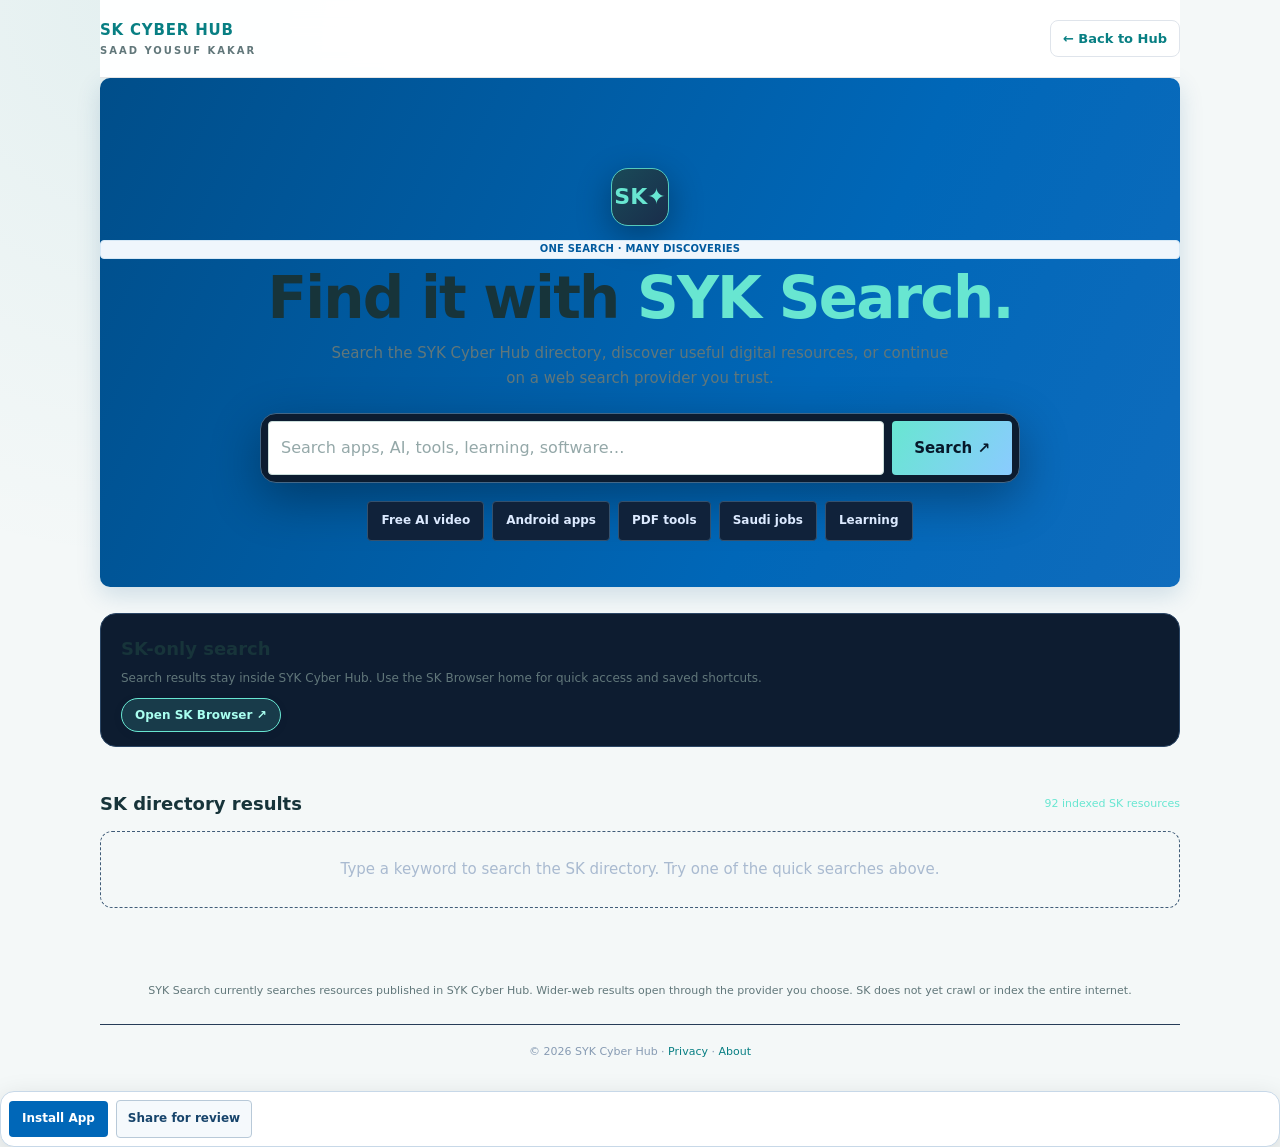
<file: search.html>
<!doctype html>
<html lang="en">
<head>
<meta charset="utf-8"><meta name="viewport" content="width=device-width,initial-scale=1">
<meta name="theme-color" content="#070d17">
<title>SYK Search — Search the Web & SYK Cyber Hub</title>
<meta name="description" content="Search apps, AI tools, software, learning resources and digital services across SYK Cyber Hub, or continue your search on Google, Bing, DuckDuckGo or Brave.">
<meta name="robots" content="index,follow,max-image-preview:large">
<link rel="canonical" href="https://habibullah-hub.github.io/SAAD-YOUSUF-KAKAR-Ultimate-/search.html">
<link rel="manifest" href="./manifest.webmanifest">
<meta property="og:type" content="website"><meta property="og:title" content="SYK Search — Find What You Need"><meta property="og:description" content="Search SYK Cyber Hub resources or choose a wider web search provider."><meta property="og:url" content="https://habibullah-hub.github.io/SAAD-YOUSUF-KAKAR-Ultimate-/search.html">
<meta name="twitter:card" content="summary">
<script type="application/ld+json">{"@context":"https://schema.org","@type":"WebSite","name":"SYK Cyber Hub","url":"https://habibullah-hub.github.io/SAAD-YOUSUF-KAKAR-Ultimate-/","potentialAction":{"@type":"SearchAction","target":"https://habibullah-hub.github.io/SAAD-YOUSUF-KAKAR-Ultimate-/search.html?q={search_term_string}","query-input":"required name=search_term_string"}}</script>
<style>
:root{color-scheme:dark;--bg:#081321;--panel:#10223a;--line:#2a4564;--text:#f2f7ff;--muted:#a9bad0;--mint:#68e6d1;--blue:#8acbff}
*{box-sizing:border-box}body{margin:0;background:radial-gradient(ellipse at 50% -10%,#1d4664 0,transparent 45%),var(--bg);color:var(--text);font:15px/1.6 "Segoe UI",system-ui,Arial,sans-serif}a{color:inherit;text-decoration:none}button,input,select{font:inherit}.shell{width:min(1080px,calc(100% - 32px));margin:auto}.top{display:flex;align-items:center;justify-content:space-between;padding:18px 0;border-bottom:1px solid #263d58}.brand{font-weight:900;letter-spacing:.8px}.brand small{display:block;color:var(--muted);font-size:10px;letter-spacing:2px}.back{color:var(--mint);font-size:13px;font-weight:750}.hero{text-align:center;padding:clamp(40px,8vw,90px) 0 28px}.logo{width:58px;height:58px;margin:0 auto 14px;display:grid;place-items:center;border:1px solid #55c9ba;border-radius:17px;background:linear-gradient(135deg,#1a4a58,#192d4b);font-size:22px;font-weight:900;color:var(--mint);box-shadow:0 10px 35px #0005}.eyebrow{color:var(--mint);font-size:10px;font-weight:900;letter-spacing:2px}.hero h1{margin:8px 0;font-size:clamp(34px,7vw,58px);line-height:1.08;letter-spacing:-1.8px}.hero h1 span{color:var(--mint)}.hero p{max-width:620px;margin:12px auto 22px;color:var(--muted)}.search{display:flex;gap:8px;max-width:760px;margin:0 auto;padding:7px;border:1px solid #436787;border-radius:16px;background:#0c1c30;box-shadow:0 16px 50px #0005}.search input{flex:1;min-width:0;padding:13px 12px;border:0;outline:0;background:transparent;color:var(--text);font-size:16px}.search button{padding:0 22px;border:0;border-radius:11px;background:linear-gradient(120deg,var(--mint),var(--blue));color:#07182a;font-weight:900;cursor:pointer}.chips{display:flex;justify-content:center;flex-wrap:wrap;gap:8px;margin:18px 0}.chips button,.provider{padding:9px 13px;border:1px solid #34516e;border-radius:999px;background:#10223a;color:#dceaff;font-size:12px;font-weight:750;cursor:pointer}.chips button:hover,.provider:hover,.provider.active{border-color:var(--mint);background:#183b4a;color:#a9fff0}.provider-wrap{margin:26px 0 34px;padding:20px;border:1px solid var(--line);border-radius:16px;background:#0d1c30}.provider-wrap h2,.results-head h2{margin:0;font-size:18px}.provider-wrap p{margin:5px 0 13px;color:var(--muted);font-size:12px}.providers{display:flex;flex-wrap:wrap;gap:8px}.results{padding:8px 0 50px}.results-head{display:flex;align-items:center;justify-content:space-between;gap:10px;margin-bottom:12px}.count{color:var(--mint);font-size:11px}.result{display:block;margin:9px 0;padding:16px;border:1px solid #29415d;border-radius:12px;background:linear-gradient(120deg,#11243b,#0d1b2e);transition:transform .16s,border-color .16s}.result:hover{transform:translateY(-2px);border-color:#64d9ca}.result .crumb{color:var(--mint);font-size:10px;font-weight:800;text-transform:uppercase;letter-spacing:.7px}.result h3{margin:4px 0;color:#f3f8ff;font-size:16px}.result p{margin:0;color:#adbed3;font-size:12px}.result .open{display:inline-block;margin-top:9px;color:#8acbff;font-size:11px;font-weight:800}.empty{padding:25px;border:1px dashed #405c78;border-radius:12px;color:var(--muted);text-align:center}.fine{margin:24px 0;color:#8398b1;font-size:11px;text-align:center}.footer{padding:18px 0 30px;border-top:1px solid #263d58;color:#879bb3;font-size:11px;text-align:center}.footer a{color:var(--mint)}@media(max-width:560px){.search{border-radius:12px}.search input{font-size:14px;padding:10px 7px}.search button{padding:0 14px}.hero{padding-top:42px}.provider-wrap{padding:15px}.result{padding:13px}}
</style>
<link rel="stylesheet" href="./assets/syk-subpage-design-v1.css?v=20261111-1">
<link rel="stylesheet" href="./assets/syk-unified-pastel-design.css?v=20261118-1">
  <link rel="stylesheet" href="./assets/syk-app-ui-system.css?v=20261118-1">
</head>
<body class="syk-subpage">
<div class="shell">
<header class="top"><a class="brand" href="./">SK CYBER HUB<small>SAAD YOUSUF KAKAR</small></a><a class="back" href="./">← Back to Hub</a></header>
<main>
<section class="hero">
<div class="logo" aria-hidden="true">SK✦</div><div class="eyebrow">ONE SEARCH · MANY DISCOVERIES</div>
<h1>Find it with <span>SYK Search.</span></h1>
<p>Search the SYK Cyber Hub directory, discover useful digital resources, or continue on a web search provider you trust.</p>
<form class="search" id="searchForm" role="search"><input id="query" name="q" type="search" autocomplete="off" placeholder="Search apps, AI, tools, learning, software…" aria-label="Search SYK Cyber Hub"><button type="submit">Search ↗</button></form>
<div class="chips" aria-label="Popular searches"><button type="button" data-q="free AI video">Free AI video</button><button type="button" data-q="Android apps">Android apps</button><button type="button" data-q="PDF tools">PDF tools</button><button type="button" data-q="jobs Saudi Arabia">Saudi jobs</button><button type="button" data-q="learning">Learning</button></div>
</section>
<section class="provider-wrap"><h2>SK-only search</h2><p>Search results stay inside SYK Cyber Hub. Use the SK Browser home for quick access and saved shortcuts.</p><a class="provider active" href="./browser.html">Open SK Browser ↗</a></section>
<section class="results" aria-live="polite"><div class="results-head"><h2>SK directory results</h2><span class="count" id="count">Loading directory…</span></div><div id="results"><div class="empty">Loading searchable SK resources…</div></div></section>
<p class="fine">SYK Search currently searches resources published in SYK Cyber Hub. Wider-web results open through the provider you choose. SK does not yet crawl or index the entire internet.</p>
</main>
<footer class="footer">© <span id="year"></span> SYK Cyber Hub · <a href="./privacy.html">Privacy</a> · <a href="./about.html">About</a></footer>
</div>
<script>
(()=>{'use strict';
const $=id=>document.getElementById(id),input=$('query'),out=$('results'),count=$('count');
const engines={google:'https://www.google.com/search?q=',bing:'https://www.bing.com/search?q=',duckduckgo:'https://duckduckgo.com/?q=',brave:'https://search.brave.com/search?q='};
let records=[];
function clean(s){return (s||'').toLocaleLowerCase().normalize('NFKD').replace(/[\u0300-\u036f]/g,'')}
function render(){
 const raw=input.value.trim(),words=clean(raw).split(/\s+/).filter(Boolean);
 if(!words.length){out.innerHTML='<div class="empty">Type a keyword to search the SK directory. Try one of the quick searches above.</div>';count.textContent=records.length+' indexed SK resources';return}
 const hits=records.map(item=>{const title=clean(item.title),hay=clean(item.title+' '+item.desc+' '+item.tags+' '+item.section);let score=0;words.forEach(w=>{if(title.includes(w))score+=4;else if(hay.includes(w))score+=1});return {...item,score}}).filter(x=>x.score>=words.length).sort((a,b)=>b.score-a.score).slice(0,40);
 count.textContent=hits.length+' matching resource'+(hits.length===1?'':'s');
 out.replaceChildren();
 if(!hits.length){const empty=document.createElement('div');empty.className='empty';empty.textContent='No SK directory match. You can search the wider web above, or try fewer words.';out.append(empty);return}
 hits.forEach(item=>{const a=document.createElement('a');a.className='result';a.href=item.href;a.target=item.external?'_blank':'_self';if(item.external)a.rel='noopener noreferrer';const crumb=document.createElement('div');crumb.className='crumb';crumb.textContent=item.section;const h=document.createElement('h3');h.textContent=item.title;const p=document.createElement('p');p.textContent=item.desc;const open=document.createElement('span');open.className='open';open.textContent=item.external?'Open official resource ↗':'Explore in SK Hub ↗';a.append(crumb,h,p,open);out.append(a)});
}
async function load(){
 try{const response=await fetch('./',{cache:'no-store'});if(!response.ok)throw Error('directory unavailable');const markup=await response.text(),doc=new DOMParser().parseFromString(markup,'text/html');
 doc.querySelectorAll('#tab-home .resource').forEach(card=>{const title=card.querySelector('h3,h4,.app-name,strong')?.textContent?.trim();if(!title)return;const link=card.matches('a[href]')?card:card.querySelector('a[href]');const href=link?.getAttribute('href');if(!href)return;const section=card.closest('section'),sectionName=section?.querySelector('.section-head h2')?.textContent?.trim()||section?.id||'SYK Cyber Hub';const desc=card.querySelector('p')?.textContent?.trim()||card.textContent.trim().slice(0,240);let resolved;try{resolved=new URL(href,new URL('./',location.href))}catch(_){return}if(!['https:','http:'].includes(resolved.protocol))return;const sectionId=section?.id;if(!sectionId)return;records.push({title,desc,section:sectionName,tags:card.dataset.search||'',href:'./#'+sectionId,external:false})});
 count.textContent=records.length+' searchable SK resources';render();
 }catch(_){count.textContent='Directory could not be loaded';out.innerHTML='<div class="empty">The SK directory is temporarily unavailable. Try again in a moment.</div>'}
}
$('searchForm').addEventListener('submit',e=>{e.preventDefault();render();const url=new URL(location.href);if(input.value.trim())url.searchParams.set('q',input.value.trim());else url.searchParams.delete('q');history.replaceState({},'',url);});
document.querySelectorAll('[data-q]').forEach(b=>b.addEventListener('click',()=>{input.value=b.dataset.q;render();input.focus()}));
document.querySelectorAll('[data-engine]').forEach(b=>b.addEventListener('click',()=>{const q=input.value.trim();if(!q){input.focus();return}location.href='./browser.html?q='+encodeURIComponent(q)}));
const initial=new URLSearchParams(location.search).get('q');if(initial)input.value=initial;$('year').textContent=new Date().getFullYear();load().then(render);
})();
</script>
<script src="./pwa-register.js" defer></script>
</body></html>
</file>
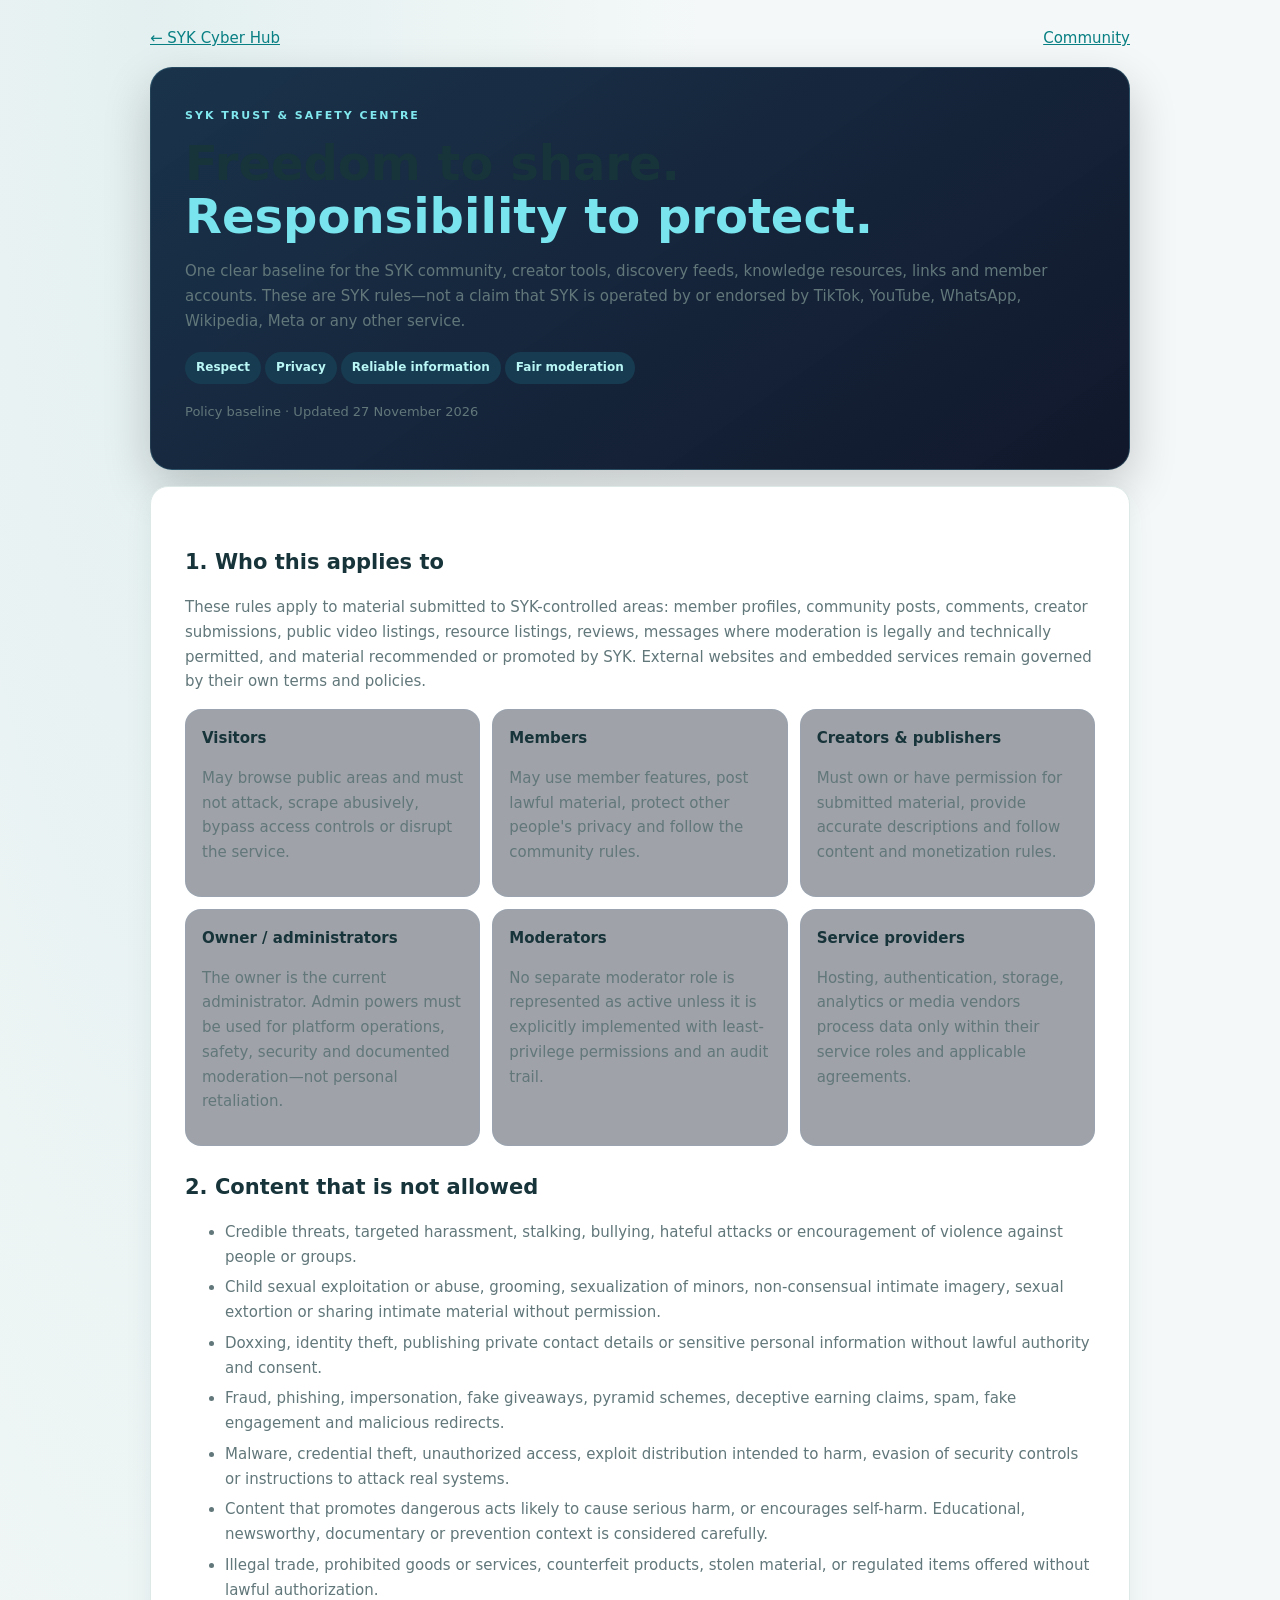
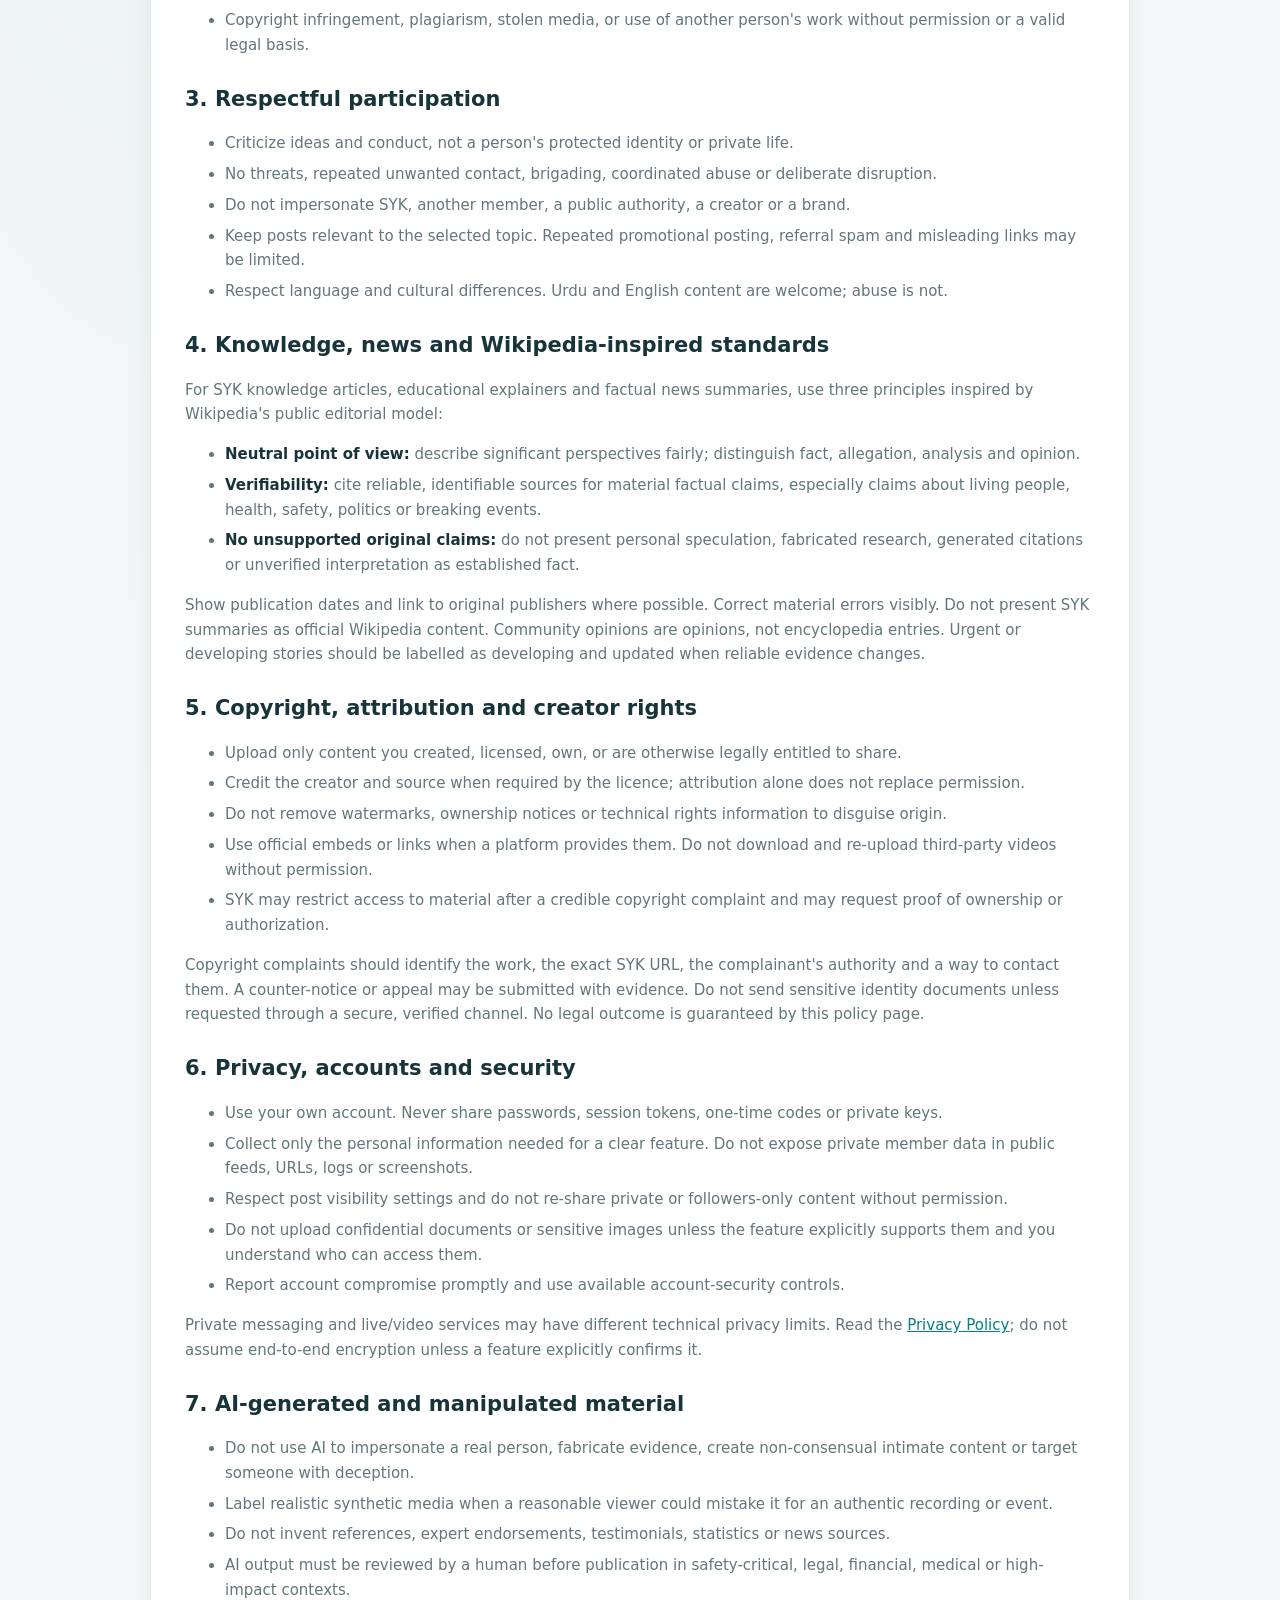
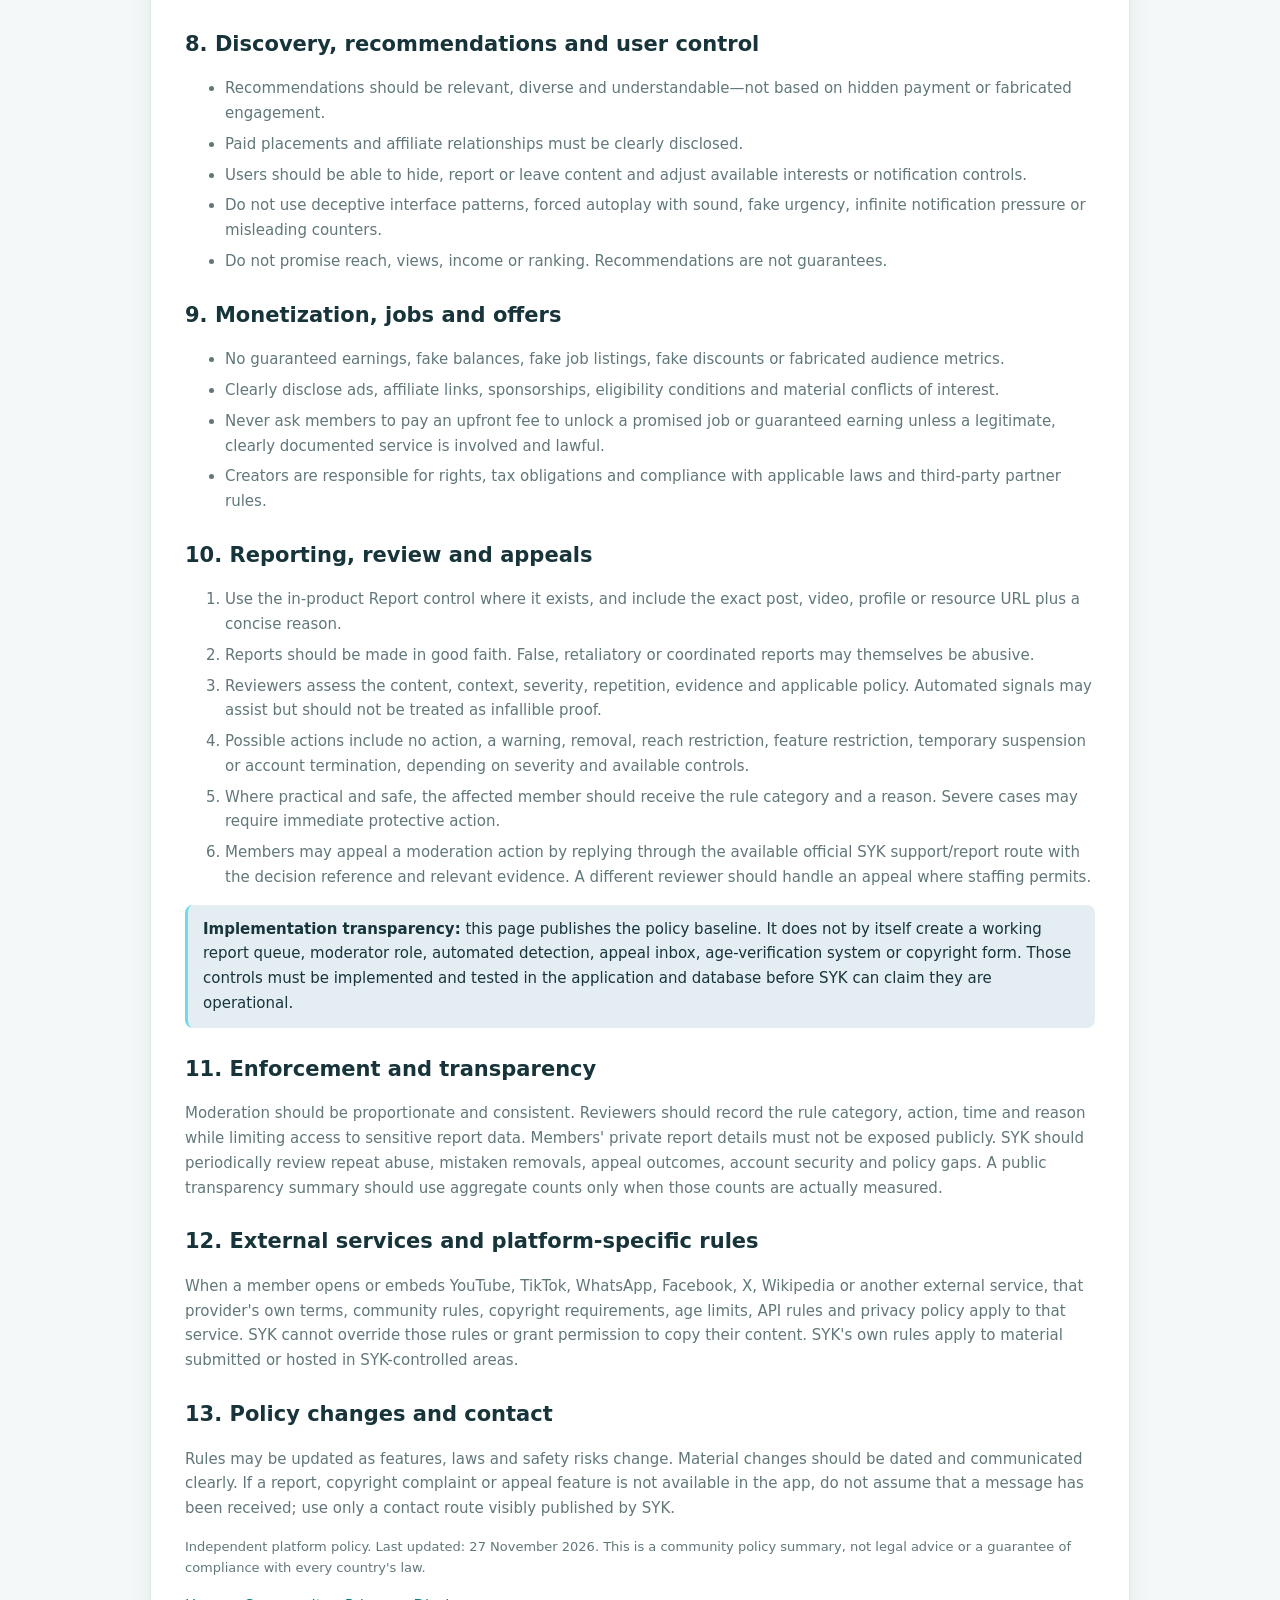
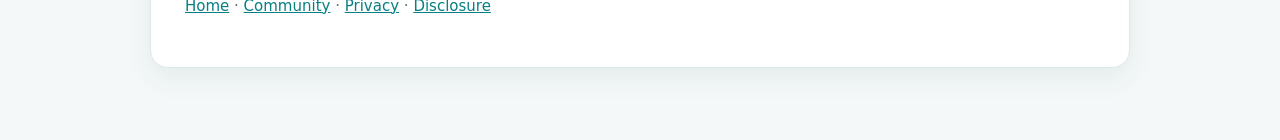
<file: trust-safety.html>
<!doctype html>
<html lang="en">
<head>
<meta charset="utf-8"><meta name="viewport" content="width=device-width,initial-scale=1">
<meta name="theme-color" content="#070d17">
<meta name="description" content="SYK Cyber Hub Trust, Safety and Community Guidelines: rules for members, creators, publishers, administrators, content, privacy, copyright and appeals.">
<link rel="canonical" href="https://habibullah-hub.github.io/SAAD-YOUSUF-KAKAR-Ultimate-/trust-safety.html">
<title>Trust, Safety & Community Guidelines | SYK Cyber Hub</title>
<link rel="stylesheet" href="./assets/syk-subpage-design-v1.css?v=20261119-2">
<style>
:root{color-scheme:dark}*{box-sizing:border-box}body{margin:0;background:#07101d;color:#eaf3ff;font:15px/1.7 system-ui,Segoe UI,Arial,sans-serif}.wrap{width:min(980px,100% - 28px);margin:auto;padding:26px 0 56px}.top a,.content a{color:#77e5f0}.hero,.panel{border:1px solid rgba(111,209,231,.2);border-radius:22px;background:linear-gradient(145deg,rgba(17,43,68,.96),rgba(12,19,39,.98));padding:clamp(20px,4vw,34px);margin:16px 0;box-shadow:0 18px 48px rgba(0,0,0,.2)}.eyebrow{color:#80e8ee;font-size:11px;font-weight:850;letter-spacing:2px}.hero h1{font-size:clamp(30px,6vw,48px);line-height:1.12;margin:10px 0}.muted{color:#aec1d5}.pill{display:inline-block;padding:6px 11px;border-radius:99px;background:#173b50;color:#b9f7f6;font-size:12px;font-weight:800;margin:4px 4px 4px 0}.content h2{font-size:21px;margin:24px 0 8px;color:#fff}.content h3{font-size:16px;margin:16px 0 4px;color:#aeeef2}.content li{margin:6px 0}.grid{display:grid;grid-template-columns:repeat(auto-fit,minmax(220px,1fr));gap:12px}.tile{border:1px solid rgba(132,174,211,.18);background:rgba(4,13,27,.38);padding:16px;border-radius:16px}.tile b{color:#fff}.notice{border-left:3px solid #6edce9;padding:12px 15px;background:rgba(48,127,156,.13);border-radius:8px}.foot{font-size:13px;color:#9fb4c8}.top{display:flex;justify-content:space-between;gap:12px;flex-wrap:wrap}
</style>
</head>
<body class="syk-subpage"><main class="wrap">
<nav class="top"><a href="./">← SYK Cyber Hub</a><a href="./community.html">Community</a></nav>
<header class="hero"><span class="eyebrow">SYK TRUST & SAFETY CENTRE</span><h1>Freedom to share.<br><span style="color:#79e4ed">Responsibility to protect.</span></h1><p class="muted">One clear baseline for the SYK community, creator tools, discovery feeds, knowledge resources, links and member accounts. These are SYK rules—not a claim that SYK is operated by or endorsed by TikTok, YouTube, WhatsApp, Wikipedia, Meta or any other service.</p><span class="pill">Respect</span><span class="pill">Privacy</span><span class="pill">Reliable information</span><span class="pill">Fair moderation</span><p class="foot">Policy baseline · Updated 27 November 2026</p></header>
<section class="panel content"><h2>1. Who this applies to</h2><p>These rules apply to material submitted to SYK-controlled areas: member profiles, community posts, comments, creator submissions, public video listings, resource listings, reviews, messages where moderation is legally and technically permitted, and material recommended or promoted by SYK. External websites and embedded services remain governed by their own terms and policies.</p><div class="grid"><article class="tile"><b>Visitors</b><p class="muted">May browse public areas and must not attack, scrape abusively, bypass access controls or disrupt the service.</p></article><article class="tile"><b>Members</b><p class="muted">May use member features, post lawful material, protect other people's privacy and follow the community rules.</p></article><article class="tile"><b>Creators & publishers</b><p class="muted">Must own or have permission for submitted material, provide accurate descriptions and follow content and monetization rules.</p></article><article class="tile"><b>Owner / administrators</b><p class="muted">The owner is the current administrator. Admin powers must be used for platform operations, safety, security and documented moderation—not personal retaliation.</p></article><article class="tile"><b>Moderators</b><p class="muted">No separate moderator role is represented as active unless it is explicitly implemented with least-privilege permissions and an audit trail.</p></article><article class="tile"><b>Service providers</b><p class="muted">Hosting, authentication, storage, analytics or media vendors process data only within their service roles and applicable agreements.</p></article></div>
<h2>2. Content that is not allowed</h2><ul><li>Credible threats, targeted harassment, stalking, bullying, hateful attacks or encouragement of violence against people or groups.</li><li>Child sexual exploitation or abuse, grooming, sexualization of minors, non-consensual intimate imagery, sexual extortion or sharing intimate material without permission.</li><li>Doxxing, identity theft, publishing private contact details or sensitive personal information without lawful authority and consent.</li><li>Fraud, phishing, impersonation, fake giveaways, pyramid schemes, deceptive earning claims, spam, fake engagement and malicious redirects.</li><li>Malware, credential theft, unauthorized access, exploit distribution intended to harm, evasion of security controls or instructions to attack real systems.</li><li>Content that promotes dangerous acts likely to cause serious harm, or encourages self-harm. Educational, newsworthy, documentary or prevention context is considered carefully.</li><li>Illegal trade, prohibited goods or services, counterfeit products, stolen material, or regulated items offered without lawful authorization.</li><li>Copyright infringement, plagiarism, stolen media, or use of another person's work without permission or a valid legal basis.</li></ul>
<h2>3. Respectful participation</h2><ul><li>Criticize ideas and conduct, not a person's protected identity or private life.</li><li>No threats, repeated unwanted contact, brigading, coordinated abuse or deliberate disruption.</li><li>Do not impersonate SYK, another member, a public authority, a creator or a brand.</li><li>Keep posts relevant to the selected topic. Repeated promotional posting, referral spam and misleading links may be limited.</li><li>Respect language and cultural differences. Urdu and English content are welcome; abuse is not.</li></ul>
<h2>4. Knowledge, news and Wikipedia-inspired standards</h2><p>For SYK knowledge articles, educational explainers and factual news summaries, use three principles inspired by Wikipedia's public editorial model:</p><ul><li><b>Neutral point of view:</b> describe significant perspectives fairly; distinguish fact, allegation, analysis and opinion.</li><li><b>Verifiability:</b> cite reliable, identifiable sources for material factual claims, especially claims about living people, health, safety, politics or breaking events.</li><li><b>No unsupported original claims:</b> do not present personal speculation, fabricated research, generated citations or unverified interpretation as established fact.</li></ul><p>Show publication dates and link to original publishers where possible. Correct material errors visibly. Do not present SYK summaries as official Wikipedia content. Community opinions are opinions, not encyclopedia entries. Urgent or developing stories should be labelled as developing and updated when reliable evidence changes.</p>
<h2>5. Copyright, attribution and creator rights</h2><ul><li>Upload only content you created, licensed, own, or are otherwise legally entitled to share.</li><li>Credit the creator and source when required by the licence; attribution alone does not replace permission.</li><li>Do not remove watermarks, ownership notices or technical rights information to disguise origin.</li><li>Use official embeds or links when a platform provides them. Do not download and re-upload third-party videos without permission.</li><li>SYK may restrict access to material after a credible copyright complaint and may request proof of ownership or authorization.</li></ul><p>Copyright complaints should identify the work, the exact SYK URL, the complainant's authority and a way to contact them. A counter-notice or appeal may be submitted with evidence. Do not send sensitive identity documents unless requested through a secure, verified channel. No legal outcome is guaranteed by this policy page.</p>
<h2>6. Privacy, accounts and security</h2><ul><li>Use your own account. Never share passwords, session tokens, one-time codes or private keys.</li><li>Collect only the personal information needed for a clear feature. Do not expose private member data in public feeds, URLs, logs or screenshots.</li><li>Respect post visibility settings and do not re-share private or followers-only content without permission.</li><li>Do not upload confidential documents or sensitive images unless the feature explicitly supports them and you understand who can access them.</li><li>Report account compromise promptly and use available account-security controls.</li></ul><p>Private messaging and live/video services may have different technical privacy limits. Read the <a href="./privacy.html">Privacy Policy</a>; do not assume end-to-end encryption unless a feature explicitly confirms it.</p>
<h2>7. AI-generated and manipulated material</h2><ul><li>Do not use AI to impersonate a real person, fabricate evidence, create non-consensual intimate content or target someone with deception.</li><li>Label realistic synthetic media when a reasonable viewer could mistake it for an authentic recording or event.</li><li>Do not invent references, expert endorsements, testimonials, statistics or news sources.</li><li>AI output must be reviewed by a human before publication in safety-critical, legal, financial, medical or high-impact contexts.</li></ul>
<h2>8. Discovery, recommendations and user control</h2><ul><li>Recommendations should be relevant, diverse and understandable—not based on hidden payment or fabricated engagement.</li><li>Paid placements and affiliate relationships must be clearly disclosed.</li><li>Users should be able to hide, report or leave content and adjust available interests or notification controls.</li><li>Do not use deceptive interface patterns, forced autoplay with sound, fake urgency, infinite notification pressure or misleading counters.</li><li>Do not promise reach, views, income or ranking. Recommendations are not guarantees.</li></ul>
<h2>9. Monetization, jobs and offers</h2><ul><li>No guaranteed earnings, fake balances, fake job listings, fake discounts or fabricated audience metrics.</li><li>Clearly disclose ads, affiliate links, sponsorships, eligibility conditions and material conflicts of interest.</li><li>Never ask members to pay an upfront fee to unlock a promised job or guaranteed earning unless a legitimate, clearly documented service is involved and lawful.</li><li>Creators are responsible for rights, tax obligations and compliance with applicable laws and third-party partner rules.</li></ul>
<h2>10. Reporting, review and appeals</h2><ol><li>Use the in-product Report control where it exists, and include the exact post, video, profile or resource URL plus a concise reason.</li><li>Reports should be made in good faith. False, retaliatory or coordinated reports may themselves be abusive.</li><li>Reviewers assess the content, context, severity, repetition, evidence and applicable policy. Automated signals may assist but should not be treated as infallible proof.</li><li>Possible actions include no action, a warning, removal, reach restriction, feature restriction, temporary suspension or account termination, depending on severity and available controls.</li><li>Where practical and safe, the affected member should receive the rule category and a reason. Severe cases may require immediate protective action.</li><li>Members may appeal a moderation action by replying through the available official SYK support/report route with the decision reference and relevant evidence. A different reviewer should handle an appeal where staffing permits.</li></ol><div class="notice"><b>Implementation transparency:</b> this page publishes the policy baseline. It does not by itself create a working report queue, moderator role, automated detection, appeal inbox, age-verification system or copyright form. Those controls must be implemented and tested in the application and database before SYK can claim they are operational.</div>
<h2>11. Enforcement and transparency</h2><p>Moderation should be proportionate and consistent. Reviewers should record the rule category, action, time and reason while limiting access to sensitive report data. Members' private report details must not be exposed publicly. SYK should periodically review repeat abuse, mistaken removals, appeal outcomes, account security and policy gaps. A public transparency summary should use aggregate counts only when those counts are actually measured.</p>
<h2>12. External services and platform-specific rules</h2><p>When a member opens or embeds YouTube, TikTok, WhatsApp, Facebook, X, Wikipedia or another external service, that provider's own terms, community rules, copyright requirements, age limits, API rules and privacy policy apply to that service. SYK cannot override those rules or grant permission to copy their content. SYK's own rules apply to material submitted or hosted in SYK-controlled areas.</p>
<h2>13. Policy changes and contact</h2><p>Rules may be updated as features, laws and safety risks change. Material changes should be dated and communicated clearly. If a report, copyright complaint or appeal feature is not available in the app, do not assume that a message has been received; use only a contact route visibly published by SYK.</p>
<p class="foot">Independent platform policy. Last updated: 27 November 2026. This is a community policy summary, not legal advice or a guarantee of compliance with every country's law.</p>
<p><a href="./">Home</a> · <a href="./community.html">Community</a> · <a href="./privacy.html">Privacy</a> · <a href="./disclosure.html">Disclosure</a></p>
</section></main></body></html>
</file>
<file: assets/syk-subpage-design-v1.css>
/* SYK Cyber Hub — shared clean premium subpage design. Existing page content and functionality stay intact. */
body.syk-subpage{
 --syk-bg:#f4f8f8;--syk-surface:#fff;--syk-surface-2:#f8fbfb;--syk-border:#dce9e7;
 --syk-text:#17343a;--syk-muted:#61777a;--syk-accent:#087f83;--syk-cyan:#168d9a;
 color-scheme:light;background:radial-gradient(ellipse at 12% 0%,rgba(8,127,131,.07),transparent 35%),var(--syk-bg)!important;
 color:var(--syk-text)!important;font-family:Inter,"Segoe UI",system-ui,-apple-system,sans-serif!important;line-height:1.65;
}
body.syk-subpage :where(h1,h2,h3,h4,strong,b){color:var(--syk-text)!important}
body.syk-subpage :where(p,small,li,.muted,.sub){color:var(--syk-muted)!important}
body.syk-subpage a{color:var(--syk-accent)}
body.syk-subpage :where(a,button,input,select,textarea):focus-visible{outline:3px solid #58b9aa!important;outline-offset:3px}
body.syk-subpage :where(.panel,.card,.box,.game-panel,.search-panel,.community-panel){
 background:var(--syk-surface)!important;border:1px solid var(--syk-border)!important;border-radius:18px!important;
 box-shadow:0 10px 28px rgba(18,65,68,.07)!important;
}
body.syk-subpage :where(input,select,textarea){background:#fff!important;color:var(--syk-text)!important;border:1px solid #cbdedb!important;border-radius:10px}
body.syk-subpage :where(input,select,textarea)::placeholder{color:#82999a!important}
body.syk-subpage :where(button,.button,.home,.primary){border-radius:11px;transition:transform .16s ease,border-color .16s ease,filter .16s ease}
body.syk-subpage :where(button,.button,.home,.primary):hover{filter:brightness(.98);transform:translateY(-1px)}
body.syk-subpage .home,body.syk-subpage .primary{background:#087f83!important;color:#fff!important;border:0!important;font-weight:800}
body.syk-subpage .brand,body.syk-subpage .top a{color:var(--syk-accent)}
body.syk-subpage .muted{color:var(--syk-muted)!important}
body.syk-subpage .card h1,body.syk-subpage .panel h1{line-height:1.2;letter-spacing:-.025em}
body.syk-subpage .cell{border:1px solid rgba(23,52,58,.08)}
body.syk-subpage .board{border:1px solid var(--syk-border)}
body.syk-subpage .sk-bottom-nav{background:#ffffffed!important;border-top:1px solid var(--syk-border)!important}
@media(max-width:640px){
 body.syk-subpage{font-size:15px}
 body.syk-subpage :where(.panel,.card){padding:clamp(14px,4vw,22px)}
 body.syk-subpage h1{font-size:clamp(27px,7vw,38px)}
}
@media(prefers-reduced-motion:reduce){body.syk-subpage *,body.syk-subpage *:before,body.syk-subpage *:after{transition-duration:.01ms!important;animation-duration:.01ms!important;scroll-behavior:auto!important}}
</file>
<file: assets/syk-app-ui-system.css>
/* SYK App UI System — original reusable components inspired by broad app UI patterns.
   No Adobe Stock previews, templates, or proprietary assets are embedded here. */
:root{
 --syk-ui-bg:#f5f7fa;--syk-ui-surface:#fff;--syk-ui-surface-2:#f0f3f7;
 --syk-ui-text:#20242b;--syk-ui-muted:#687386;--syk-ui-line:#dfe4eb;
 --syk-ui-primary:#1769aa;--syk-ui-primary-soft:#e8f2fb;
 --syk-ui-success:#16845b;--syk-ui-warning:#a45b08;--syk-ui-danger:#c43838;
 --syk-ui-radius:12px;--syk-ui-shadow:0 2px 10px rgba(22,34,51,.07);
}
html[data-theme="dark"],html.dark{
 --syk-ui-bg:#11151b;--syk-ui-surface:#1b222b;--syk-ui-surface-2:#252e39;
 --syk-ui-text:#edf2f8;--syk-ui-muted:#aab5c4;--syk-ui-line:#34404e;
 --syk-ui-primary:#69b8f2;--syk-ui-primary-soft:#20384c;
 --syk-ui-success:#5bc99a;--syk-ui-warning:#f0b45d;--syk-ui-danger:#ff8585;
 --syk-ui-shadow:0 3px 14px rgba(0,0,0,.22);
}
:where(button,input,select,textarea){font:inherit}
:where(button,a,input,select,textarea,[tabindex]):focus-visible{outline:2px solid var(--syk-ui-primary);outline-offset:3px}
:where(.panel,.card,.tile,.resource,.result,.features>*,.score,.provider,.browser-choice,.syk-lab-panel,.manager,.notice){
 border-color:var(--syk-ui-line);
}
:where(.panel,.card,.features>*,.score,.provider,.browser-choice,.syk-lab-panel){
 background:var(--syk-ui-surface);color:var(--syk-ui-text);border-radius:var(--syk-ui-radius);box-shadow:var(--syk-ui-shadow)
}
:where(.panel,.card,.syk-lab-panel){padding:clamp(14px,2.2vw,22px)}
:where(.muted,.hint,.note,.fine,.resource p,.browser-choice small){color:var(--syk-ui-muted)}
:where(.primary,.lab-primary,.sk-media-actions button,.syk-video-form button[type=submit]){
 background:var(--syk-ui-primary);color:#fff;border:1px solid var(--syk-ui-primary);border-radius:8px;min-height:40px;padding:9px 15px;font-weight:650
}
:where(.secondary,.lab-secondary,.chip,.iconbtn,.back,.textbtn){
 border:1px solid var(--syk-ui-line);border-radius:8px;background:var(--syk-ui-surface);color:var(--syk-ui-text);min-height:36px;padding:7px 12px
}
:where(input:not([type=checkbox]):not([type=radio]),select,textarea){
 max-width:100%;border:1px solid var(--syk-ui-line);border-radius:8px;background:var(--syk-ui-surface);color:var(--syk-ui-text);padding:10px 12px
}
:where(input,select,textarea)::placeholder{color:var(--syk-ui-muted);opacity:.85}
:where(.grid,.resource-grid,.features,.browser-directory-grid){gap:12px}
:where(.resource.tile,.tile,.browser-choice,.result){transition:border-color .16s ease,box-shadow .16s ease,transform .16s ease}
:where(.resource.tile:hover,.tile:hover,.browser-choice:hover,.result:hover){border-color:var(--syk-ui-primary)!important;box-shadow:var(--syk-ui-shadow);transform:translateY(-1px)}
/* Reusable app-shell, navigation, dashboard and store patterns for current/future SYK modules. */
.syk-ui-shell{width:min(1240px,calc(100% - 32px));margin-inline:auto}
.syk-ui-appbar{position:sticky;top:0;z-index:50;display:flex;align-items:center;gap:12px;min-height:60px;padding:10px 16px;background:var(--syk-ui-surface);border-bottom:1px solid var(--syk-ui-line)}
.syk-ui-appbar__brand{display:flex;align-items:center;gap:10px;font-weight:750;color:var(--syk-ui-text)}
.syk-ui-appbar__spacer{flex:1}
.syk-ui-tabs{display:flex;gap:6px;overflow-x:auto;padding:7px 0;border-bottom:1px solid var(--syk-ui-line);scrollbar-width:thin}
.syk-ui-tabs a,.syk-ui-tabs button{flex:0 0 auto;border:0;border-radius:8px;background:transparent;color:var(--syk-ui-muted);padding:9px 13px;text-decoration:none}
.syk-ui-tabs .active,.syk-ui-tabs [aria-current=page]{background:var(--syk-ui-primary-soft);color:var(--syk-ui-primary);font-weight:700}
.syk-ui-hero{display:grid;grid-template-columns:minmax(0,1.2fr) minmax(180px,.8fr);gap:20px;align-items:center;padding:clamp(20px,4vw,42px);border:1px solid var(--syk-ui-line);border-radius:18px;background:linear-gradient(120deg,var(--syk-ui-surface),var(--syk-ui-primary-soft))}
.syk-ui-hero h1{margin:0 0 10px;font-size:clamp(26px,4vw,44px);line-height:1.1;letter-spacing:-.035em}
.syk-ui-hero p{max-width:62ch;color:var(--syk-ui-muted)}
.syk-ui-grid{display:grid;grid-template-columns:repeat(auto-fit,minmax(min(100%,220px),1fr));gap:14px}
.syk-ui-card{min-width:0;overflow:hidden;border:1px solid var(--syk-ui-line);border-radius:14px;background:var(--syk-ui-surface);color:var(--syk-ui-text);box-shadow:var(--syk-ui-shadow)}
.syk-ui-card__media{display:grid;place-items:center;min-height:116px;background:var(--syk-ui-primary-soft);color:var(--syk-ui-primary);font-size:32px}
.syk-ui-card__body{padding:14px}
.syk-ui-card__title{margin:0 0 6px;font-size:16px;font-weight:720}
.syk-ui-card__meta{color:var(--syk-ui-muted);font-size:12px}
.syk-ui-card__actions{display:flex;gap:8px;flex-wrap:wrap;margin-top:12px}
.syk-ui-stat{padding:14px;border:1px solid var(--syk-ui-line);border-radius:12px;background:var(--syk-ui-surface)}
.syk-ui-stat strong{display:block;font-size:clamp(22px,3vw,30px);letter-spacing:-.03em}
.syk-ui-stat span{color:var(--syk-ui-muted);font-size:12px}
.syk-ui-toolbar{display:flex;align-items:center;gap:10px;flex-wrap:wrap;padding:10px 0}
.syk-ui-toolbar .grow{flex:1}
.syk-ui-chip{display:inline-flex;align-items:center;gap:6px;border:1px solid var(--syk-ui-line);border-radius:999px;padding:6px 10px;background:var(--syk-ui-surface);color:var(--syk-ui-muted);font-size:12px}
.syk-ui-chip.is-active{background:var(--syk-ui-primary-soft);border-color:var(--syk-ui-primary);color:var(--syk-ui-primary)}
.syk-ui-empty{padding:28px 16px;text-align:center;border:1px dashed var(--syk-ui-line);border-radius:12px;color:var(--syk-ui-muted)}
.syk-ui-status{display:inline-flex;align-items:center;gap:6px;font-size:12px;font-weight:650}
.syk-ui-status::before{content:"";width:7px;height:7px;border-radius:50%;background:currentColor}
.syk-ui-status.success{color:var(--syk-ui-success)}.syk-ui-status.warning{color:var(--syk-ui-warning)}.syk-ui-status.danger{color:var(--syk-ui-danger)}
.syk-ui-bottom-nav{position:sticky;bottom:0;z-index:45;display:flex;justify-content:space-around;gap:4px;padding:8px max(10px,env(safe-area-inset-right)) calc(8px + env(safe-area-inset-bottom)) max(10px,env(safe-area-inset-left));background:var(--syk-ui-surface);border-top:1px solid var(--syk-ui-line)}
.syk-ui-bottom-nav a,.syk-ui-bottom-nav button{display:grid;justify-items:center;gap:3px;min-width:54px;border:0;background:transparent;color:var(--syk-ui-muted);font-size:11px;text-decoration:none}
.syk-ui-bottom-nav .active{color:var(--syk-ui-primary);font-weight:700}
.syk-ui-modal{width:min(620px,calc(100% - 24px));max-height:min(86vh,800px);overflow:auto;border:1px solid var(--syk-ui-line);border-radius:16px;background:var(--syk-ui-surface);color:var(--syk-ui-text);box-shadow:0 18px 60px #0003}
.syk-ui-skeleton{border-radius:8px;background:linear-gradient(90deg,var(--syk-ui-surface-2),var(--syk-ui-line),var(--syk-ui-surface-2));background-size:200% 100%;animation:syk-ui-shimmer 1.4s linear infinite}
@keyframes syk-ui-shimmer{to{background-position:-200% 0}}
@media(max-width:700px){.syk-ui-shell{width:calc(100% - 24px)}.syk-ui-hero{grid-template-columns:1fr}.syk-ui-appbar{min-height:54px;padding-inline:12px}.syk-ui-card__media{min-height:90px}}
@media(prefers-reduced-motion:reduce){.syk-ui-skeleton{animation:none}:where(.resource.tile,.tile,.browser-choice,.result){transition:none}}
</file>
<file: assets/syk-design-studio.css>
:root{--ds-bg:#f4f7fb;--ds-card:#fff;--ds-text:#1d2939;--ds-muted:#68778a;--ds-line:#e0e7ef;--ds-blue:#1769aa;--ds-soft:#eaf3fb}*{box-sizing:border-box}body{margin:0;background:var(--ds-bg);color:var(--ds-text);font:15px/1.55 "Segoe UI",system-ui,Arial,sans-serif}.ds-wrap{width:min(1160px,calc(100% - 36px));margin:auto}.ds-top{position:sticky;top:0;z-index:10;background:#ffffffed;border-bottom:1px solid var(--ds-line);backdrop-filter:blur(14px)}.ds-top-inner{min-height:68px;display:flex;align-items:center;justify-content:space-between;gap:18px}.ds-brand{display:flex;align-items:center;gap:11px;text-decoration:none;color:var(--ds-text);font-size:13px;font-weight:800;letter-spacing:.5px}.ds-brand small{display:block;color:var(--ds-muted);font-size:9px;letter-spacing:1.8px}.ds-logo{display:grid;place-items:center;width:40px;height:40px;border-radius:11px;background:#e6f2fc;color:#075b99;font-weight:900}.ds-top nav{display:flex;gap:20px}.ds-top nav a{color:#536273;text-decoration:none;font-size:13px}.ds-top nav a.active{color:var(--ds-blue);font-weight:750}.ds-hero{display:grid;grid-template-columns:1.2fr .8fr;gap:35px;align-items:center;margin:28px 0 42px;padding:clamp(25px,5vw,58px);border:1px solid #d8e6f3;border-radius:22px;background:linear-gradient(120deg,#fff 0%,#f1f7fd 62%,#e5f2fc 100%);overflow:hidden}.ds-kicker{color:var(--ds-blue);font-size:10px;font-weight:850;letter-spacing:1.6px}.ds-hero h1{margin:13px 0;font-size:clamp(36px,5.4vw,64px);line-height:1.02;letter-spacing:-2.5px}.ds-hero h1 em{color:var(--ds-blue);font-style:normal}.ds-hero p{max-width:600px;color:var(--ds-muted)}.ds-actions{display:flex;flex-wrap:wrap;gap:9px;margin-top:20px}.ds-primary,.ds-secondary{display:inline-flex;padding:11px 16px;border-radius:8px;text-decoration:none;font-size:13px;font-weight:750}.ds-primary{background:var(--ds-blue);color:white}.ds-secondary{border:1px solid var(--ds-line);background:white;color:var(--ds-text)}.ds-stats{display:flex;gap:22px;flex-wrap:wrap;margin-top:25px;color:var(--ds-muted);font-size:11px}.ds-stats b{color:var(--ds-text);font-size:17px}.ds-hero-art{height:260px;position:relative;display:grid;place-items:center}.ds-art-window{position:relative;width:270px;height:190px;border:1px solid #c7d8e8;border-radius:13px;background:#fff;box-shadow:0 22px 55px #1b4c7620;transform:rotate(-5deg);overflow:hidden}.ds-art-bar{height:27px;display:flex;gap:5px;align-items:center;padding:0 10px;border-bottom:1px solid #e7edf3}.ds-art-bar i{width:6px;height:6px;border-radius:50%;background:#9cb6ce}.ds-art-side{position:absolute;top:27px;bottom:0;width:57px;background:#edf4fa}.ds-art-main{position:absolute;left:72px;right:13px;top:45px}.ds-art-main b{display:block;height:9px;margin:0 0 9px;border-radius:5px;background:#dce8f2}.ds-art-main b:first-child{width:75%;height:16px;background:#b6d6ee}.ds-art-main div{height:63px;margin-top:14px;border-radius:8px;background:linear-gradient(120deg,#dceefa,#9bc9e9)}.ds-float{position:absolute;display:grid;place-items:center;width:54px;height:54px;border:1px solid #d7e7f4;border-radius:14px;background:#fff;box-shadow:0 12px 28px #244e711a;color:var(--ds-blue);font-weight:850}.ds-float-a{top:15px;right:28px;transform:rotate(9deg)}.ds-float-b{bottom:12px;left:30px;background:#1769aa;color:#fff;transform:rotate(-8deg)}.ds-toolbar{display:flex;justify-content:space-between;align-items:end;gap:20px;margin-bottom:17px}.ds-toolbar h2,.ds-how h2{margin:6px 0;font-size:clamp(24px,3vw,32px);letter-spacing:-.8px}.ds-toolbar p,.ds-how p{margin:0;color:var(--ds-muted);font-size:13px}.ds-search{display:flex;align-items:center;gap:9px;width:min(370px,100%);padding:0 13px;border:1px solid var(--ds-line);border-radius:9px;background:#fff}.ds-search span{font-size:22px;color:var(--ds-muted)}.ds-search input{width:100%;min-width:0;height:43px;border:0!important;outline:0;background:transparent!important;color:var(--ds-text)!important}.ds-filters{display:flex;gap:8px;overflow:auto;padding:3px 0 17px}.ds-filters button{flex:none;padding:8px 13px;border:1px solid var(--ds-line);border-radius:99px;background:#fff;color:#526274;font-size:12px;cursor:pointer}.ds-filters button.selected{border-color:#a7cce9;background:var(--ds-soft);color:#075b99;font-weight:750}.ds-grid{display:grid;grid-template-columns:repeat(3,minmax(0,1fr));gap:17px}.ds-card{overflow:hidden;border:1px solid var(--ds-line);border-radius:14px;background:var(--ds-card);box-shadow:0 4px 15px #243b5308;transition:transform .18s,box-shadow .18s}.ds-card:hover{transform:translateY(-3px);box-shadow:0 12px 28px #243b5315}.ds-preview{height:205px;position:relative;overflow:hidden;padding:16px}.ds-card-body{padding:15px 16px 14px}.ds-tag{font-size:9px;color:var(--ds-blue);font-weight:850;letter-spacing:1px}.ds-card h3{margin:6px 0;font-size:17px}.ds-card p{min-height:42px;margin:0;color:var(--ds-muted);font-size:12px}.ds-card-foot{display:flex;justify-content:space-between;gap:8px;margin-top:13px;padding-top:10px;border-top:1px solid var(--ds-line);color:#8491a0;font-size:10px}.preview-store{background:linear-gradient(145deg,#12283c,#1d5074);color:white}.pv-top{display:flex;justify-content:space-between;color:#d5eafa;font-size:12px}.pv-title{margin-top:27px;font-size:25px;line-height:1.05}.pv-title strong{color:#80d4ff}.pv-tiles{display:flex;gap:9px;margin-top:17px}.pv-tiles i{display:grid;place-items:center;width:39px;height:39px;border:1px solid #ffffff45;border-radius:10px;background:#ffffff18;font-style:normal}.preview-dashboard{background:#eaf0f7}.pv-dash-head{height:22px;color:#40536b;font-size:11px;font-weight:800}.pv-dash-head span{float:right;color:#8ca2b9}.pv-dash-side{position:absolute;left:16px;top:52px;bottom:16px;width:42px;border-radius:7px;background:#d5e0ec}.pv-dash-content{position:absolute;left:70px;right:16px;top:53px;color:#32475e;font-size:12px}.pv-metrics{display:flex;gap:7px;margin:10px 0}.pv-metrics i{height:37px;flex:1;border-radius:6px;background:#fff;border:1px solid #dbe5ef}.pv-chart{height:62px;border-radius:7px;background:linear-gradient(160deg,transparent 48%,#6da9d6 49%,#6da9d6 51%,transparent 52%),#fff;border:1px solid #dbe5ef}.preview-mobile{display:grid;place-items:center;background:linear-gradient(145deg,#e8f5f2,#eaf0fb)}.pv-phone{position:relative;width:105px;height:181px;padding:21px 10px 9px;border:4px solid #263b4b;border-radius:19px;background:#fff;box-shadow:0 10px 22px #29495b30;color:#25384b;font-size:10px}.pv-notch{position:absolute;top:4px;left:37px;width:24px;height:5px;border-radius:8px;background:#263b4b}.pv-phone b{font-size:11px}.pv-search{height:13px;margin:8px 0;border-radius:5px;background:#edf2f7}.pv-apps{display:flex;justify-content:space-between}.pv-apps i{display:grid;place-items:center;width:17px;height:17px;border-radius:5px;background:#dceefa;color:#1769aa;font-size:9px;font-style:normal}.pv-feed{height:23px;margin-top:8px;border-radius:5px;background:#e7eef5}.pv-feed.short{height:17px}.preview-creative{background:#f6e9e4}.pv-canvas{height:100%;position:relative;padding:25px;border-radius:9px;background:linear-gradient(135deg,#f7c8b5,#f3a9a3);color:#713c43}.pv-canvas span{font-size:20px;line-height:1.05}.pv-canvas b{font-size:25px}.pv-canvas i{position:absolute;font-style:normal;font-size:36px;color:#fff9}.pv-canvas i:nth-of-type(1){right:24px;top:20px}.pv-canvas i:nth-of-type(2){right:68px;bottom:13px}.pv-canvas i:nth-of-type(3){right:20px;bottom:17px}.preview-web{background:#e8eef8}.pv-web-top{font-size:10px;color:#334b6a}.pv-web-top span{float:right}.pv-web-hero{position:absolute;left:16px;right:16px;top:53px;height:91px;padding:12px;border-radius:7px;background:#253d67;color:#fff}.pv-web-hero small{display:block;font-size:7px;letter-spacing:1px;color:#b9d8f3}.pv-web-hero b{display:block;margin-top:6px;font-size:19px;line-height:1}.pv-web-hero i{position:absolute;right:20px;top:20px;width:52px;height:52px;border-radius:50%;background:linear-gradient(140deg,#8bd0ee,#c8b8ed)}.pv-web-cards{display:flex;gap:7px;position:absolute;bottom:14px;left:16px;right:16px}.pv-web-cards i{height:25px;flex:1;border-radius:5px;background:#fff}.preview-commerce{background:#f1eee7}.pv-shop-head{color:#5e5141;font-size:11px;font-weight:800}.pv-shop-head span{float:right}.pv-shop-banner{margin-top:19px;padding:17px;border-radius:8px;background:#354a3f;color:#f7f4ed;font-size:10px;letter-spacing:1px}.pv-shop-banner b{font-size:21px;letter-spacing:-.5px}.pv-products{display:flex;gap:8px;margin-top:10px}.pv-products i{height:44px;flex:1;border-radius:6px;background:linear-gradient(145deg,#fff,#ddd5c7)}.ds-empty{padding:30px;text-align:center;border:1px dashed #c8d4e1;border-radius:12px;color:var(--ds-muted)}.ds-how{display:grid;grid-template-columns:1.25fr .75fr;gap:25px;align-items:center;margin:45px 0 25px;padding:clamp(20px,4vw,34px);border:1px solid var(--ds-line);border-radius:16px;background:#fff}.ds-how p{margin-top:9px}.ds-note{font-size:11px!important}.ds-prompt{padding:18px;border-radius:12px;background:#edf5fc}.ds-prompt span,.ds-prompt small{display:block;color:#62758a;font-size:10px}.ds-prompt b{display:block;margin:9px 0;font-size:15px}.ds-prompt a{display:inline-block;margin-top:13px;color:var(--ds-blue);font-size:12px;font-weight:750}.ds-footer{display:flex;justify-content:space-between;gap:12px;flex-wrap:wrap;padding:20px 0 30px;border-top:1px solid var(--ds-line);color:var(--ds-muted);font-size:11px}.ds-footer a{color:var(--ds-blue);font-weight:750}@media(max-width:850px){.ds-grid{grid-template-columns:repeat(2,minmax(0,1fr))}.ds-hero{grid-template-columns:1fr .65fr}.ds-hero-art{transform:scale(.8)}}@media(max-width:620px){.ds-wrap{width:calc(100% - 24px)}.ds-top-inner{min-height:58px}.ds-top nav{gap:11px}.ds-top nav a{font-size:11px}.ds-hero{grid-template-columns:1fr;margin:16px 0 30px;padding:23px}.ds-hero-art{height:170px;transform:scale(.85);margin-top:-12px}.ds-toolbar{align-items:stretch;flex-direction:column;gap:12px}.ds-search{width:100%}.ds-grid{grid-template-columns:1fr;gap:12px}.ds-preview{height:190px}.ds-card p{min-height:0}.ds-how{grid-template-columns:1fr;gap:15px;margin-top:32px}.ds-footer{font-size:10px}}@media(prefers-reduced-motion:reduce){.ds-card{transition:none}}
</file>
<file: assets/syk-unified-pastel-design.css>
/* SYK Cyber Hub — unified premium pastel design layer
   Visual-only layer: does not alter app data, auth, Supabase, routes or feature logic. */
:root{
  --syk-ui-bg:#edf2ff;
  --syk-ui-surface:rgba(255,255,255,.88);
  --syk-ui-surface-2:#f7f8ff;
  --syk-ui-line:rgba(108,119,190,.16);
  --syk-ui-text:#293052;
  --syk-ui-muted:#727b9d;
  --syk-ui-violet:#777bdc;
  --syk-ui-coral:#ff806f;
  --syk-ui-blue:#86d4f2;
  --syk-ui-mint:#8edfd7;
  --syk-ui-shadow:0 14px 36px rgba(81,91,160,.12);
}
html{background:var(--syk-ui-bg)}
body{
  background:
    radial-gradient(ellipse at 8% 4%,rgba(137,190,255,.30),transparent 34%),
    radial-gradient(ellipse at 92% 14%,rgba(255,157,145,.18),transparent 31%),
    linear-gradient(145deg,#edf3ff 0%,#f8f7ff 52%,#eaf5ff 100%) !important;
  color:var(--syk-ui-text);
}
:where(.wrap,.container,.shell,.page,.main-content){color:var(--syk-ui-text)}
:where(.section,.panel,.card,.tile,.result,.resource,.feature,.feature-card,.game-panel,.search-panel,.community-panel,.box,.app-card,.tool-card,.news-card,.post-card,.profile-card){
  border-color:var(--syk-ui-line)!important;
  border-radius:20px!important;
}
:where(.panel,.card,.tile,.result,.resource,.feature-card,.game-panel,.search-panel,.community-panel,.box,.app-card,.tool-card,.news-card,.post-card,.profile-card){
  background:var(--syk-ui-surface)!important;
  box-shadow:var(--syk-ui-shadow);
  color:var(--syk-ui-text);
  backdrop-filter:blur(14px);
}
:where(h1,h2,h3,h4,.section-title,.sectionhead h2){color:#343b70}
:where(p,small,.muted,.hint,.description,.subtitle){color:var(--syk-ui-muted)}
a{transition:color .18s ease}
:where(button,.button,.primary,.pill,.chip,.quick,.navbtn,.iconbtn){
  border-radius:14px!important;
  transition:transform .18s ease,box-shadow .18s ease,filter .18s ease;
}
:where(button,.button,.primary,.pill):hover{transform:translateY(-1px);filter:saturate(1.06)}
:where(input,select,textarea){
  border-radius:13px!important;
  border-color:var(--syk-ui-line)!important;
  background:rgba(255,255,255,.92)!important;
  color:#30385e!important;
}
:where(input,textarea)::placeholder{color:#9ba2bd!important}
:where(a,button,input,select,textarea,[tabindex]):focus-visible{
  outline:3px solid rgba(119,123,220,.48)!important;outline-offset:3px;
}
:where(header,.top,.site-header,.navbar){
  border-color:var(--syk-ui-line)!important;
}
:where(.bottom,.bottom nav,.sk-bottom-nav){
  background:rgba(255,255,255,.91)!important;
  border-color:var(--syk-ui-line)!important;
  box-shadow:0 -8px 28px rgba(81,91,160,.09);
  backdrop-filter:blur(18px);
}
:where(.navbtn,.quick,.chip){color:#626b9a}
:where(.navbtn.active,.quick.active,.chip.active){
  background:linear-gradient(120deg,rgba(119,123,220,.16),rgba(142,223,215,.22))!important;
  color:#555bb2!important;
}
:where(.hero,.store-hero,.page-hero,.subpage-hero){
  border-radius:28px!important;
  border-color:rgba(119,123,220,.17)!important;
  background:linear-gradient(115deg,#777bdc 0%,#8c91e8 55%,#ff8b7b 145%)!important;
  box-shadow:0 20px 48px rgba(104,111,199,.19);
  color:white!important;
}
:where(.hero,.store-hero,.page-hero,.subpage-hero) :where(h1,h2,h3,p,.intro,.eyebrow){color:white!important}
:where(.hero,.store-hero,.page-hero,.subpage-hero) a{color:#fff}
:where(.section-head,.sectionhead){border-color:var(--syk-ui-line)!important}
:where(.section-head h2,.sectionhead h2){color:#454b83}
:where(.eyebrow){letter-spacing:.08em}
img,svg{max-width:100%}
img{border-radius:inherit}
@media(max-width:700px){
  :where(.wrap,.container,.shell){max-width:100%}
  :where(.section,.panel,.card,.tile){scroll-margin-top:84px}
  :where(.grid,.cards,.resource-grid){gap:11px}
}
@media(prefers-reduced-motion:reduce){
  *,*::before,*::after{scroll-behavior:auto!important;transition-duration:.01ms!important;animation-duration:.01ms!important}
}
/* Preserve explicit dark-mode choices when the page exposes a dark theme attribute. */
:where(html[data-theme="dark"],body[data-theme="dark"],:root[data-theme="dark"]) body{
  background:#080d1b!important;color:#f1f4ff!important;
}

/* SYK Browser discovery directory — reference-inspired icon grid */
.browser-directory{
  margin:22px 0 28px;padding:clamp(16px,3vw,25px);
  border:1px solid var(--syk-ui-line);border-radius:26px;
  background:linear-gradient(145deg,rgba(255,255,255,.86),rgba(239,244,255,.78));
  box-shadow:var(--syk-ui-shadow);backdrop-filter:blur(16px)
}
.browser-directory-head{display:flex;align-items:flex-end;justify-content:space-between;gap:12px;margin-bottom:15px}
.browser-directory-head h2{margin:5px 0;color:#343b70;font-size:clamp(19px,3vw,25px)}
.browser-directory-head p{margin:0;color:var(--syk-ui-muted);font-size:12px}
.browser-directory-count{flex:none;padding:6px 10px;border:1px solid var(--syk-ui-line);border-radius:99px;background:#fff;color:#686fa8;font-size:10px;font-weight:800}
.browser-directory-grid{display:grid;grid-template-columns:repeat(3,minmax(0,1fr));gap:10px}
.browser-choice{display:flex;align-items:center;gap:11px;min-width:0;padding:12px;border:1px solid rgba(108,119,190,.14);border-radius:17px;background:rgba(255,255,255,.9);color:#30385e;box-shadow:0 7px 20px rgba(81,91,160,.07);transition:transform .18s ease,box-shadow .18s ease,border-color .18s ease}
.browser-choice:hover{transform:translateY(-2px);border-color:rgba(119,123,220,.4);box-shadow:0 12px 26px rgba(81,91,160,.13)}
.browser-choice-icon{flex:none;width:43px;height:43px;display:grid;place-items:center;border-radius:14px;background:linear-gradient(145deg,#e7edff,#f7f8ff);color:#626bc1;font-size:22px;font-weight:900}
.browser-choice>span:nth-child(2){display:grid;min-width:0;gap:3px}
.browser-choice b{overflow:hidden;text-overflow:ellipsis;white-space:nowrap;font-size:12px;color:#343b70}
.browser-choice small{overflow:hidden;text-overflow:ellipsis;white-space:nowrap;font-size:10px;color:#7b84a4}
.browser-choice-arrow{margin-left:auto;color:#858bd0;font-weight:900}
.browser-choice.chrome .browser-choice-icon{background:conic-gradient(#e94235 0 33%,#fbbc05 0 66%,#34a853 0 83%,#4285f4 0);color:#fff;text-shadow:0 1px 3px #333}
.browser-choice.firefox .browser-choice-icon{background:linear-gradient(145deg,#ffcc67,#ff7043 55%,#6c43ba);color:white}
.browser-choice.edge .browser-choice-icon{background:linear-gradient(145deg,#38d5c7,#2877d7);color:white}
.browser-choice.brave .browser-choice-icon{background:linear-gradient(145deg,#ff9b43,#e94d37);color:white}
.browser-choice.opera .browser-choice-icon{background:linear-gradient(145deg,#ff5c6d,#c81d46);color:white}
.browser-choice.vivaldi .browser-choice-icon{background:linear-gradient(145deg,#9a68df,#e34b75);color:white}
.browser-choice.duck .browser-choice-icon{background:linear-gradient(145deg,#ffdc8a,#f29a32);color:#fff}
.browser-choice.tor .browser-choice-icon{background:linear-gradient(145deg,#7656b9,#44316f);color:white}
.browser-choice.samsung .browser-choice-icon{background:linear-gradient(145deg,#7bc8ff,#315dc6);color:white}
.browser-choice.yandex .browser-choice-icon{background:linear-gradient(145deg,#fff,#f4d9d9);color:#e43c3c}
.browser-choice.uc .browser-choice-icon{background:linear-gradient(145deg,#ffb14b,#e56a22);color:white;font-size:15px}
.browser-choice.safari .browser-choice-icon{background:linear-gradient(145deg,#e8f7ff,#a5d9f5);color:#3478bd}
.browser-directory-note{margin:13px 2px 0;color:#828aa8;font-size:10px;line-height:1.6}
@media(max-width:650px){.browser-directory-grid{grid-template-columns:repeat(2,minmax(0,1fr))}.browser-directory{padding:14px;border-radius:21px}.browser-choice{padding:10px;gap:8px}.browser-choice-icon{width:39px;height:39px}}
@media(max-width:370px){.browser-directory-grid{grid-template-columns:1fr}}
/* Keep the existing explicit dark theme functional despite the light premium default. */
html[data-theme="dark"] body,body[data-theme="dark"]{
 background:radial-gradient(ellipse at 12% -10%,rgba(72,88,210,.16),transparent 42%),#080d1b!important;
 color:#f1f4ff!important
}
html[data-theme="dark"] :where(.panel,.card,.tile,.result,.resource,.feature-card,.game-panel,.search-panel,.community-panel,.box,.app-card,.tool-card,.news-card,.post-card,.profile-card,.browser-directory,.browser-choice){
 background:rgba(16,21,42,.94)!important;color:#f1f4ff!important;border-color:rgba(154,177,255,.2)!important
}
html[data-theme="dark"] :where(h1,h2,h3,h4,.section-title,.sectionhead h2,.browser-directory-head h2,.browser-choice b){color:#f1f4ff!important}
html[data-theme="dark"] :where(p,small,.muted,.hint,.description,.subtitle,.browser-directory-head p,.browser-choice small,.browser-directory-note){color:#a8b2d0!important}
html[data-theme="dark"] :where(input,select,textarea){background:#10152a!important;color:#f1f4ff!important;border-color:rgba(154,177,255,.24)!important}
html[data-theme="dark"] .browser-choice-icon{background:linear-gradient(145deg,#26335e,#171e38)!important;color:#e9edff!important}


/* SYK Fluent UI direction — Microsoft-inspired, independently branded (no Microsoft assets). */
:root{
 --syk-ui-bg:#f5f5f5;--syk-ui-surface:#fff;--syk-ui-line:#e5e5e5;
 --syk-ui-text:#242424;--syk-ui-muted:#616161;--syk-ui-violet:#0067b8;
 --syk-ui-shadow:0 2px 8px rgba(0,0,0,.08);
}
html,body{background:#f5f5f5!important;color:#242424!important}
body{font-family:"Segoe UI",system-ui,-apple-system,BlinkMacSystemFont,Arial,sans-serif!important}
:where(.wrap,.container,.shell,.page,.main-content){color:#242424}
:where(.panel,.card,.tile,.result,.resource,.feature,.feature-card,.game-panel,.search-panel,.community-panel,.box,.app-card,.tool-card,.news-card,.post-card,.profile-card,.browser-directory,.browser-choice){
 background:#fff!important;color:#242424!important;border:1px solid #e5e5e5!important;
 border-radius:8px!important;box-shadow:0 2px 8px rgba(0,0,0,.07)!important;
 backdrop-filter:none!important
}
:where(h1,h2,h3,h4,.section-title,.sectionhead h2,.browser-directory-head h2,.browser-choice b){color:#242424!important}
:where(p,small,.muted,.hint,.description,.subtitle,.browser-directory-head p,.browser-choice small){color:#616161!important}
:where(button,.button,.primary,.pill,.chip,.quick,.navbtn,.iconbtn){
 border-radius:4px!important;font-weight:600
}
:where(.primary,.searchbox button){background:#0067b8!important;border-color:#0067b8!important;color:#fff!important}
:where(input,select,textarea){background:#fff!important;color:#242424!important;border:1px solid #8a8886!important;border-radius:4px!important}
:where(a,button,input,select,textarea,[tabindex]):focus-visible{outline:2px solid #005a9e!important;outline-offset:2px}
:where(.top,.site-header,.navbar,header){background:rgba(255,255,255,.96)!important;border-color:#e5e5e5!important;color:#242424!important;backdrop-filter:blur(16px)}
:where(.bottom,.bottom nav,.sk-bottom-nav){background:rgba(255,255,255,.97)!important;border-color:#e5e5e5!important;box-shadow:0 -2px 10px rgba(0,0,0,.06)!important}
:where(.navbtn,.quick,.chip){color:#424242!important}
:where(.navbtn.active,.quick.active,.chip.active){background:#e6f2fb!important;color:#005a9e!important}
:where(.hero,.store-hero,.page-hero,.subpage-hero){
 background:linear-gradient(115deg,#004e8a,#0067b8 65%,#0f6cbd)!important;
 border:0!important;border-radius:10px!important;box-shadow:0 8px 24px rgba(0,78,138,.16)!important;color:#fff!important
}
:where(.hero,.store-hero,.page-hero,.subpage-hero) :where(h1,h2,h3,p,.intro,.eyebrow){color:#fff!important}
:where(.section-head,.sectionhead){border-color:#e5e5e5!important}
:where(.section-head h2,.sectionhead h2){color:#242424!important}
.browser-directory{background:#fff!important;border-radius:10px!important}
.browser-choice{border-radius:8px!important}
.browser-choice-icon{border-radius:8px!important}
@media(max-width:700px){:where(.wrap,.container,.shell){max-width:100%}}
/* User-selectable dark theme remains dark when the page explicitly marks it. */
html[data-theme="dark"] body,body[data-theme="dark"]{background:#1b1a19!important;color:#f5f5f5!important}
html[data-theme="dark"] :where(.panel,.card,.tile,.result,.resource,.feature-card,.game-panel,.search-panel,.community-panel,.box,.app-card,.tool-card,.news-card,.post-card,.profile-card,.browser-directory,.browser-choice){background:#292827!important;color:#f5f5f5!important;border-color:#484644!important}
html[data-theme="dark"] :where(h1,h2,h3,h4,.section-title,.sectionhead h2,.browser-directory-head h2,.browser-choice b){color:#f5f5f5!important}
html[data-theme="dark"] :where(p,small,.muted,.hint,.description,.subtitle,.browser-directory-head p,.browser-choice small){color:#c8c6c4!important}


/* Fluent finishing pass: simplify component chrome and align real homepage/browser controls. */
:where(.resource.tile,.tile,.quick,.result,.user-resource,.notice,.manager,.syk-lab-panel){
  border-radius:8px!important;
  box-shadow:0 1px 3px rgba(0,0,0,.06)!important;
}
:where(.resource.tile,.tile,.quick,.result){
  background:#fff!important;
  border:1px solid #e5e5e5!important;
  color:#242424!important;
}
:where(.resource.tile:hover,.tile:hover,.quick:hover,.result:hover){
  transform:none!important;
  border-color:#8abde0!important;
  box-shadow:0 3px 10px rgba(0,0,0,.09)!important;
}
:where(.resource .app-icon,.tile .emoji,.brand .mark,.art-tile){
  border-radius:8px!important;
  background:#eaf4fb!important;
  border:1px solid #c8dff0!important;
  color:#0067b8!important;
  box-shadow:none!important;
}
:where(.resource .tag,.eyebrow,.section-count,.browser-directory-count){
  border-radius:4px!important;
  background:#eff6fc!important;
  border:1px solid #d5e8f6!important;
  color:#005a9e!important;
  letter-spacing:.02em!important;
}
:where(.store-hero-art .art-orbit){border-color:rgba(255,255,255,.25)!important}
:where(.store-hero .hero-secondary){border-radius:4px!important}
:where(.quick-nav a,.links a,.footer a){text-underline-offset:3px}
:where(.category-toggle,.category-menu,.searchbox,.searchbox button,.manager input,.manager select,.secondary,.search-clear,.back-top){
  border-radius:4px!important;
}
:where(.browser-choice-icon){background:#eaf4fb!important;color:#0067b8!important}
:where(.browser-choice.chrome .browser-choice-icon,.browser-choice.firefox .browser-choice-icon,.browser-choice.edge .browser-choice-icon,.browser-choice.brave .browser-choice-icon,.browser-choice.opera .browser-choice-icon,.browser-choice.vivaldi .browser-choice-icon,.browser-choice.duck .browser-choice-icon,.browser-choice.tor .browser-choice-icon,.browser-choice.samsung .browser-choice-icon,.browser-choice.yandex .browser-choice-icon,.browser-choice.uc .browser-choice-icon,.browser-choice.safari .browser-choice-icon){
  background:#eaf4fb!important;color:#0067b8!important;text-shadow:none!important;
}
@media(max-width:760px){
  :where(.resource.tile){min-height:76px}
  :where(.section-head,.sectionhead){align-items:center}
}
html[data-theme="dark"] :where(.resource.tile, .tile, .quick, .result, .user-resource, .notice, .manager, .syk-lab-panel){
  background:#292827!important;color:#f5f5f5!important;border-color:#484644!important;
}
html[data-theme="dark"] :where(.resource .app-icon,.tile .emoji,.brand .mark,.art-tile,.resource .tag,.eyebrow,.section-count,.browser-directory-count,.browser-choice-icon){
  background:#343331!important;color:#cfe8f8!important;border-color:#55524f!important;
}
html[data-theme="dark"] :where(.resource h3,.resource p,.resource .arrow,.manager label,.notice b){color:#f5f5f5!important}
html[data-theme="dark"] :where(.primary,.searchbox button){background:#0f6cbd!important;color:#fff!important}
</file>
